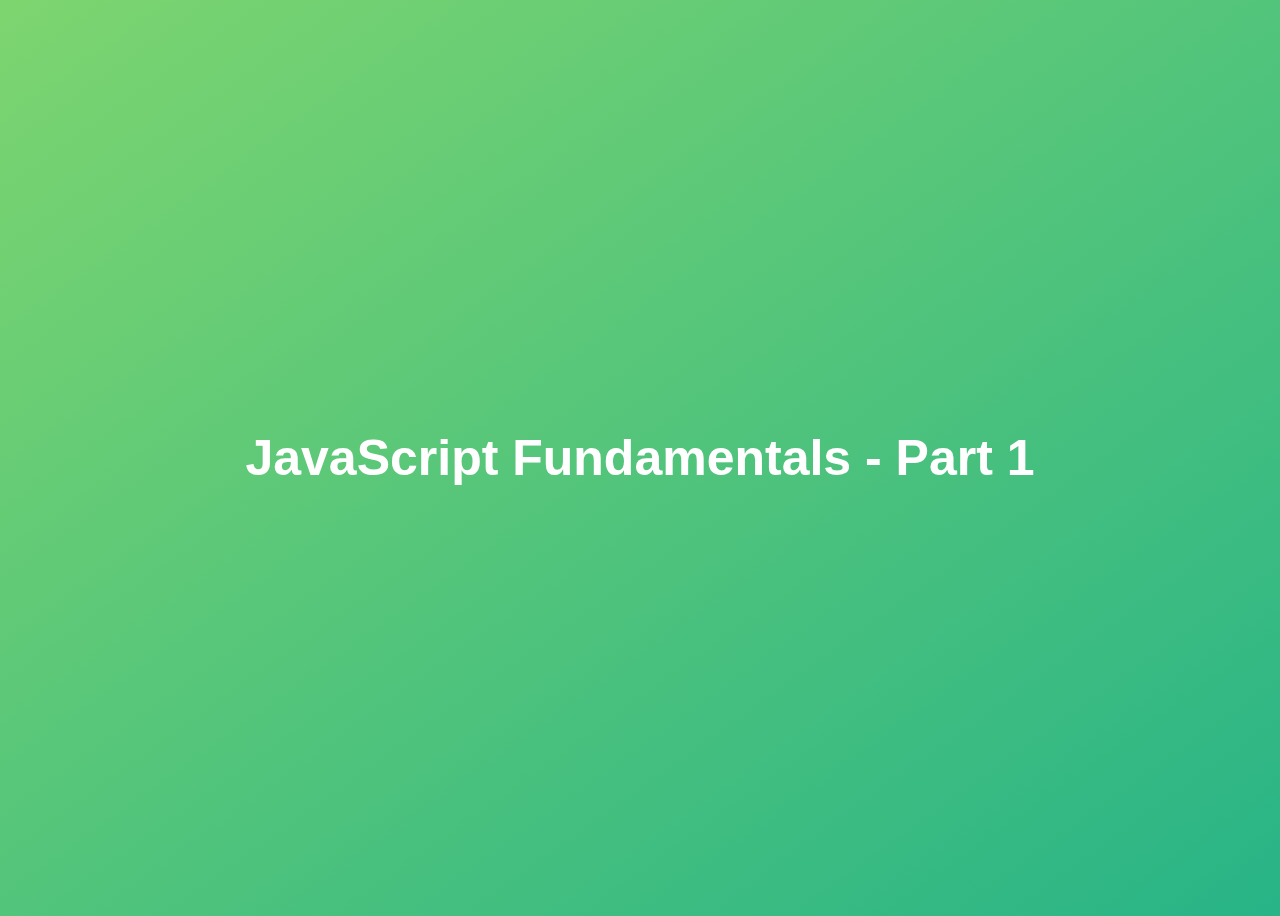
<file: 01-Fundamentals-Part-1/starter/index.html>
<!DOCTYPE html>
<html lang="en">
  <head>
    <meta charset="UTF-8" />
    <meta name="viewport" content="width=device-width, initial-scale=1.0" />
    <meta http-equiv="X-UA-Compatible" content="ie=edge" />
    <title>JavaScript Fundamentals – Part 1</title>
    <style>
      body {
        height: 100vh;
        display: flex;
        align-items: center;
        background: linear-gradient(to top left, #28b487, #7dd56f);
      }
      h1 {
        font-family: sans-serif;
        font-size: 50px;
        line-height: 1.3;
        width: 100%;
        padding: 30px;
        text-align: center;
        color: white;
      }
    </style>
  </head>
  <body>
    <h1>JavaScript Fundamentals - Part 1</h1>
    
    <script src="script.js"></script>
</body>
</html>
</file>
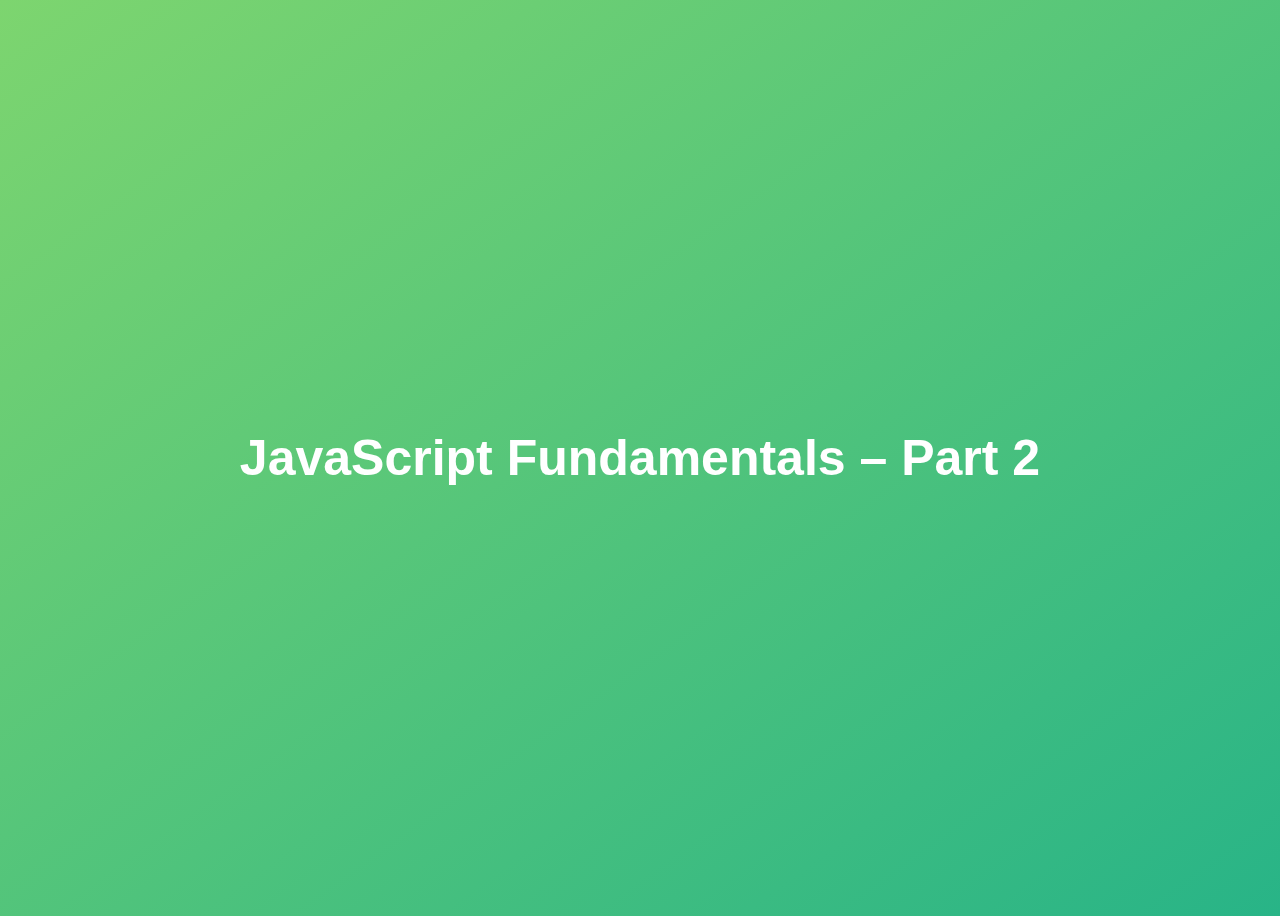
<file: 02-Fundamentals-Part-2/starter/index.html>
<!DOCTYPE html>
<html lang="en">
  <head>
    <meta charset="UTF-8" />
    <meta name="viewport" content="width=device-width, initial-scale=1.0" />
    <meta http-equiv="X-UA-Compatible" content="ie=edge" />
    <title>JavaScript Fundamentals – Part 2</title>
    <style>
      body {
        height: 100vh;
        display: flex;
        align-items: center;
        background: linear-gradient(to top left, #28b487, #7dd56f);
      }
      h1 {
        font-family: sans-serif;
        font-size: 50px;
        line-height: 1.3;
        width: 100%;
        padding: 30px;
        text-align: center;
        color: white;
      }
    </style>
  </head>
  <body>
    <h1>JavaScript Fundamentals – Part 2</h1>
    <script src="script.js"></script>
  </body>
</html>
</file>
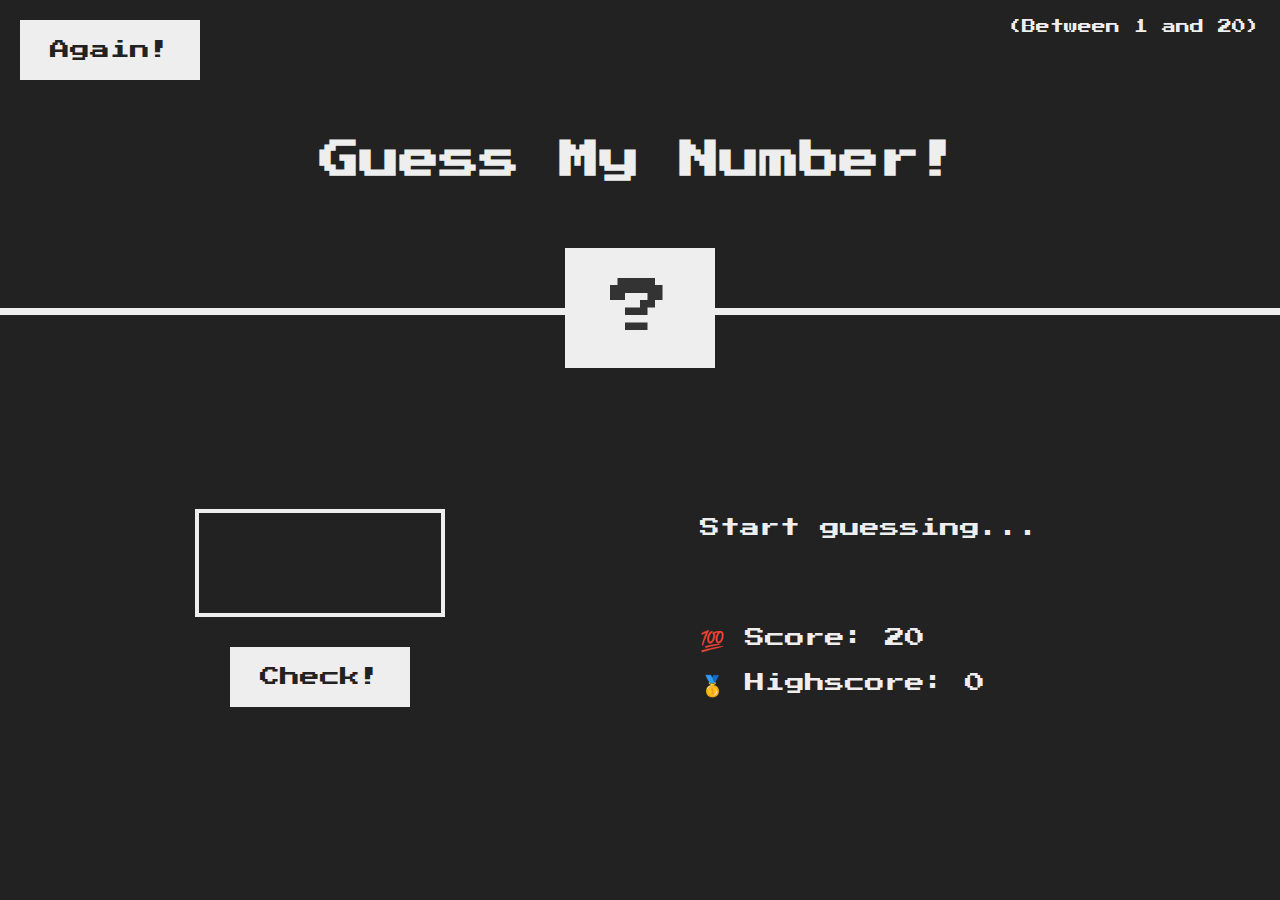
<file: 05-Guess-My-Number/starter/index.html>
<!DOCTYPE html>
<html lang="en">

<head>
    <meta charset="UTF-8" />
    <meta name="viewport" content="width=device-width, initial-scale=1.0" />
    <meta http-equiv="X-UA-Compatible" content="ie=edge" />
    <link rel="stylesheet" href="style.css" />
    <title>Guess My Number!</title>
</head>

<body>
    <header>
        <h1>Guess My Number!</h1>
        <p class="between">(Between 1 and 20)</p>
        <button class="btn again">Again!</button>
        <div class="number">?</div>
    </header>
    <main>
        <section class="left">
            <input type="number" class="guess" />
            <button class="btn check">Check!</button>
        </section>
        <section class="right">
            <p class="message">Start guessing...</p>
            <p class="label-score">💯 Score: <span class="score">20</span></p>
            <p class="label-highscore">
                🥇 Highscore: <span class="highscore">0</span>
            </p>
        </section>
    </main>
    <script src="script.js"></script>
</body>

</html>
</file>
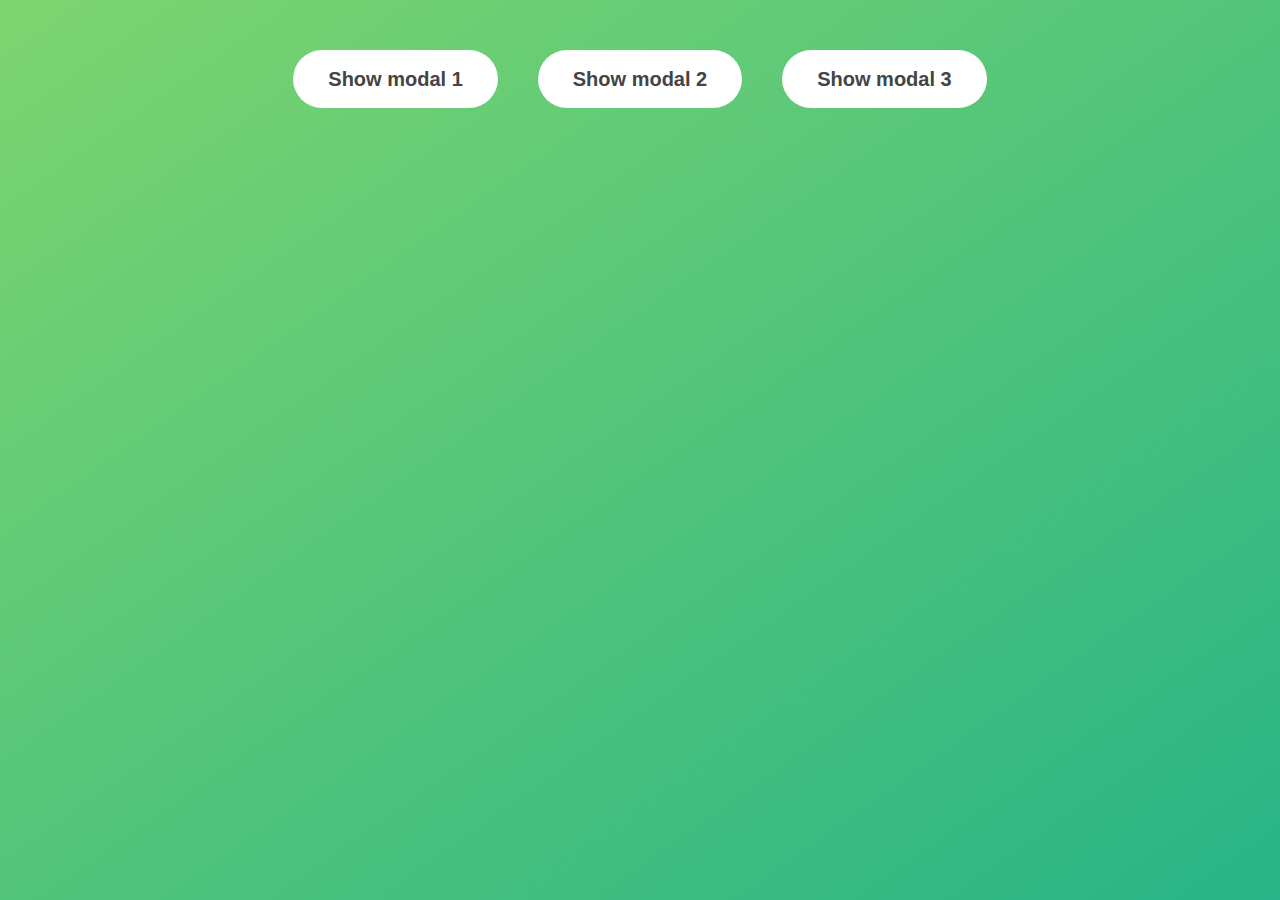
<file: 06-Modal/starter/index.html>
<!DOCTYPE html>
<html lang="en">
  <head>
    <meta charset="UTF-8" />
    <meta name="viewport" content="width=device-width, initial-scale=1.0" />
    <meta http-equiv="X-UA-Compatible" content="ie=edge" />
    <link rel="stylesheet" href="style.css" />
    <title>Modal window</title>
  </head>
  <body>
    <button class="show-modal">Show modal 1</button>
    <button class="show-modal">Show modal 2</button>
    <button class="show-modal">Show modal 3</button>

    <div class="modal hidden">
      <button class="close-modal">&times;</button>
      <h1>I'm a modal window 😍</h1>
      <p>
        Lorem ipsum dolor sit amet, consectetur adipisicing elit, sed do eiusmod
        tempor incididunt ut labore et dolore magna aliqua. Ut enim ad minim
        veniam, quis nostrud exercitation ullamco laboris nisi ut aliquip ex ea
        commodo consequat. Duis aute irure dolor in reprehenderit in voluptate
        velit esse cillum dolore eu fugiat nulla pariatur. Excepteur sint
        occaecat cupidatat non proident, sunt in culpa qui officia deserunt
        mollit anim id est laborum.
      </p>
    </div>
    <div class="overlay hidden"></div>

    <script src="script.js"></script>
  </body>
</html>
</file>
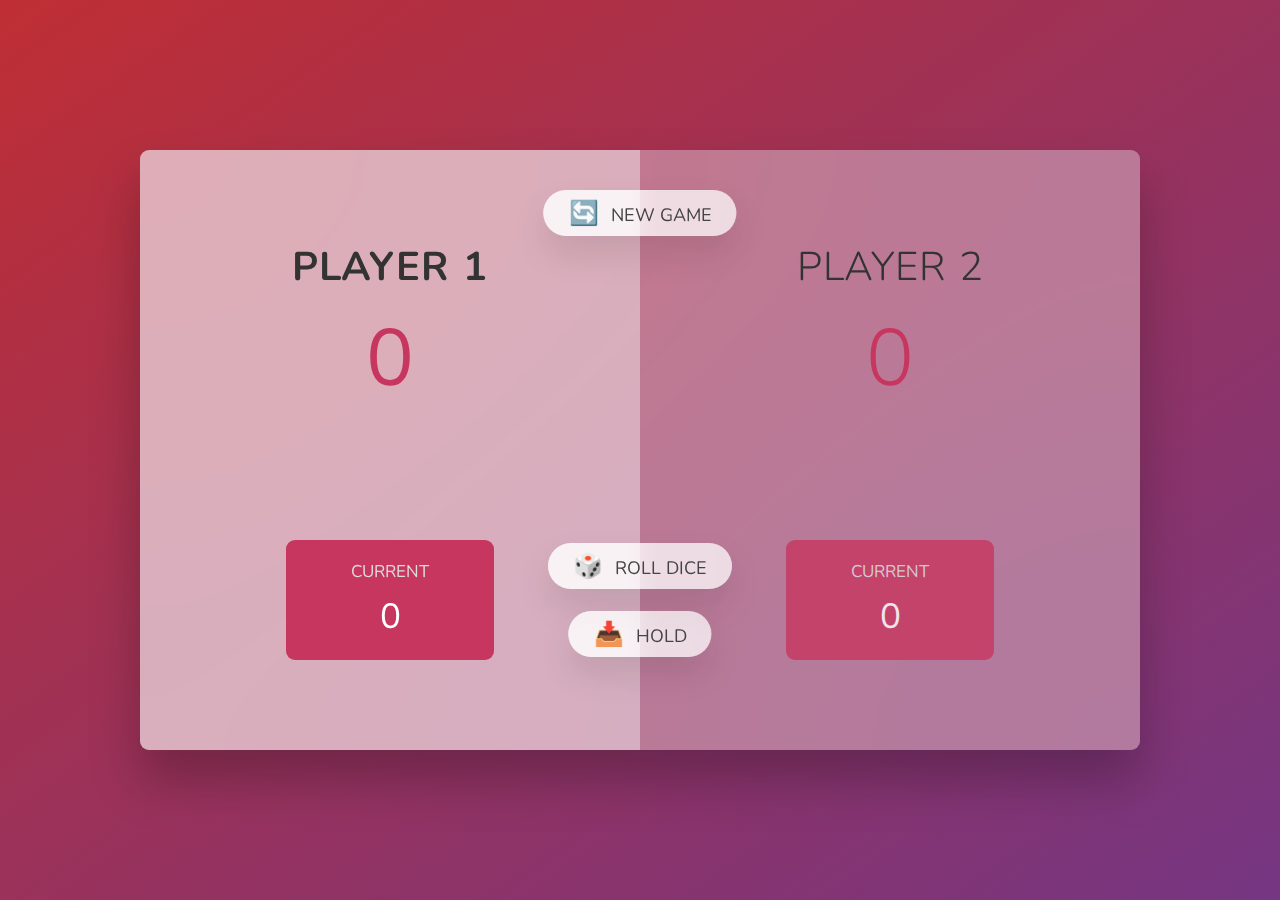
<file: 07-Pig-Game/starter/index.html>
<!DOCTYPE html>
<html lang="en">
  <head>
    <meta charset="UTF-8" />
    <meta name="viewport" content="width=device-width, initial-scale=1.0" />
    <meta http-equiv="X-UA-Compatible" content="ie=edge" />
    <link rel="stylesheet" href="style.css" />
    <title>Pig Game</title>
  </head>
  <body>
    <main>
      <section class="player player--0 player--active">
        <h2 class="name" id="name--0">Player 1</h2>
        <p class="score" id="score--0">43</p>
        <div class="current">
          <p class="current-label">Current</p>
          <p class="current-score" id="current--0">0</p>
        </div>
      </section>
      <section class="player player--1">
        <h2 class="name" id="name--1">Player 2</h2>
        <p class="score" id="score--1">24</p>
        <div class="current">
          <p class="current-label">Current</p>
          <p class="current-score" id="current--1">0</p>
        </div>
      </section>

      <img src="dice-5.png" alt="Playing dice" class="dice" />
      <button class="btn btn--new">🔄 New game</button>
      <button class="btn btn--roll">🎲 Roll dice</button>
      <button class="btn btn--hold">📥 Hold</button>
    </main>
    <script src="script.js"></script>
  </body>
</html>
</file>
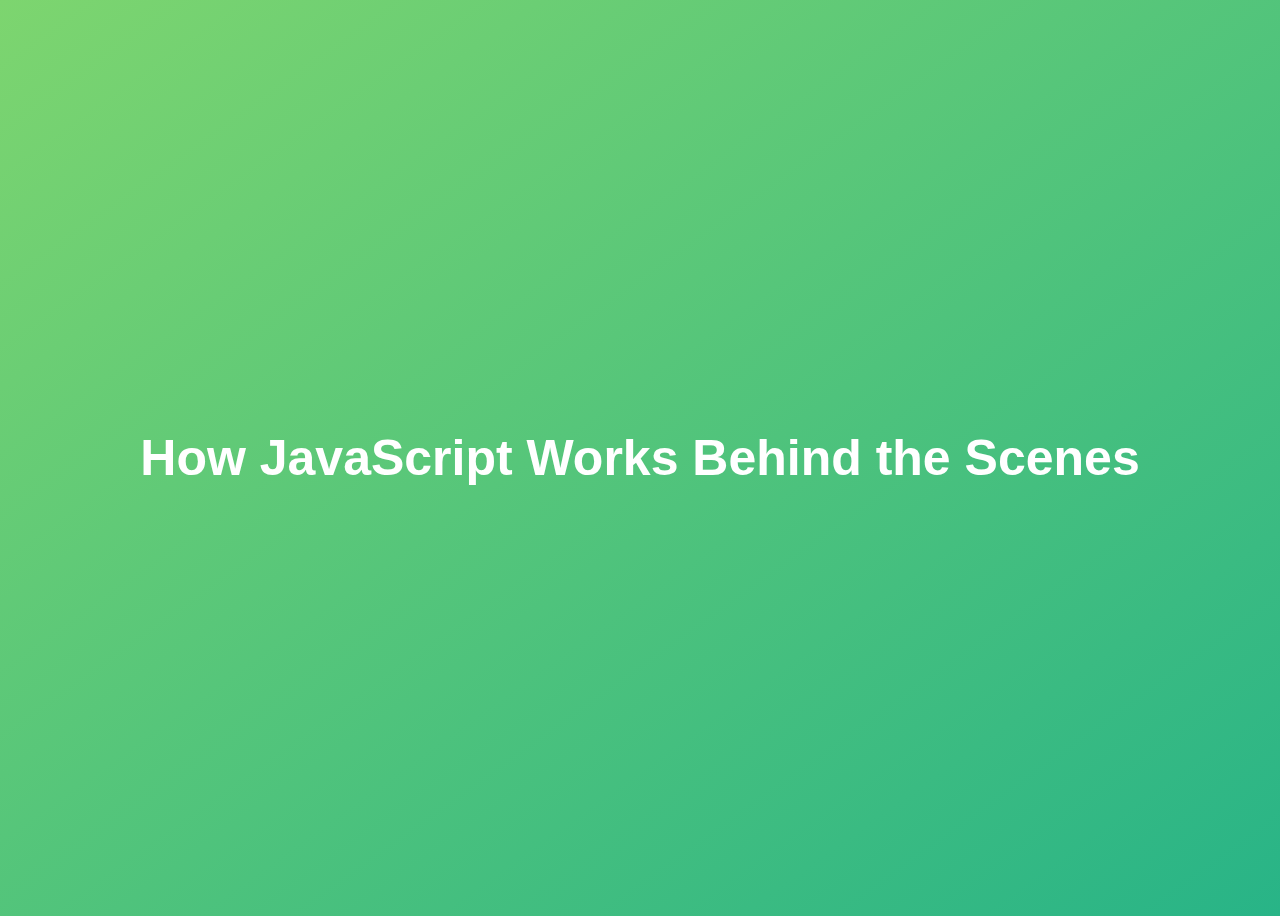
<file: 08-Behind-the-Scenes/starter/index.html>
<!DOCTYPE html>
<html lang="en">
  <head>
    <meta charset="UTF-8" />
    <meta name="viewport" content="width=device-width, initial-scale=1.0" />
    <meta http-equiv="X-UA-Compatible" content="ie=edge" />
    <title>How JavaScript Works Behind the Scenes</title>
    <style>
      body {
        height: 100vh;
        display: flex;
        align-items: center;
        background: linear-gradient(to top left, #28b487, #7dd56f);
      }
      h1 {
        font-family: sans-serif;
        font-size: 50px;
        line-height: 1.3;
        width: 100%;
        padding: 30px;
        text-align: center;
        color: white;
      }
    </style>
  </head>
  <body>
    <h1>How JavaScript Works Behind the Scenes</h1>
    <script src="script.js"></script>
  </body>
</html>
</file>
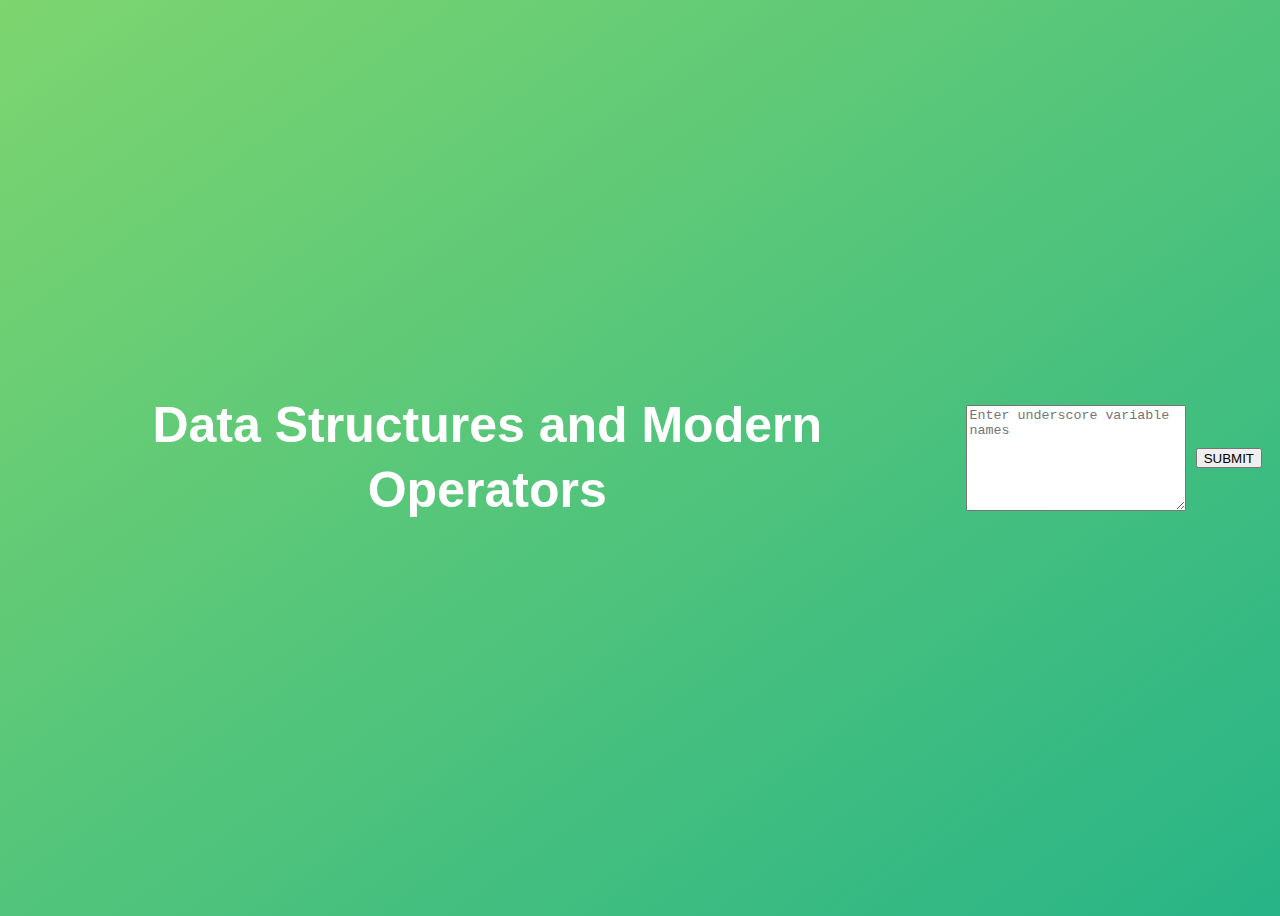
<file: 09-Data-Structures-Operators/starter/index.html>
<!DOCTYPE html>
<html lang="en">
  <head>
    <meta charset="UTF-8" />
    <meta name="viewport" content="width=device-width, initial-scale=1.0" />
    <meta http-equiv="X-UA-Compatible" content="ie=edge" />
    <title>Data Structures and Modern Operators</title>
    <style>
      body {
        height: 100vh;
        display: flex;
        align-items: center;
        background: linear-gradient(to top left, #28b487, #7dd56f);
      }
      h1 {
        font-family: sans-serif;
        font-size: 50px;
        line-height: 1.3;
        width: 100%;
        padding: 30px;
        text-align: center;
        color: white;
      }
      button {
        width: 50px;
        height: 20px;
        margin: 10px;
      }
      textarea {
        width: 300px;
        height: 100px;
      }
    </style>
  </head>
  <body>
    <h1>Data Structures and Modern Operators</h1>
    <script src="script.js"></script>
  </body>
</html>
</file>
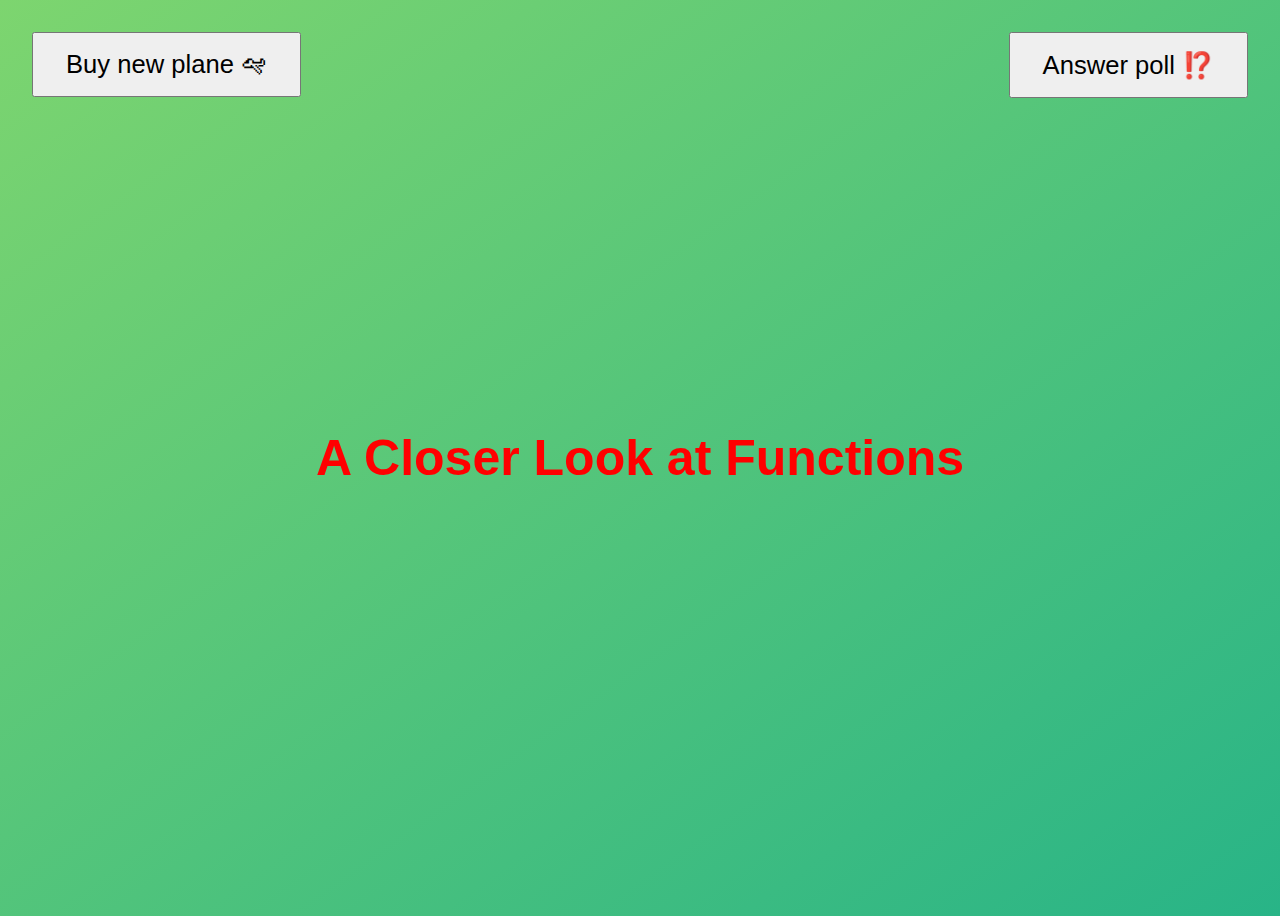
<file: 10-Functions/starter/index.html>
<!DOCTYPE html>
<html lang="en">
  <head>
    <meta charset="UTF-8" />
    <meta name="viewport" content="width=device-width, initial-scale=1.0" />
    <meta http-equiv="X-UA-Compatible" content="ie=edge" />
    <title>A Closer Look at Functions</title>
    <style>
      body {
        height: 100vh;
        display: flex;
        align-items: center;
        background: linear-gradient(to top left, #28b487, #7dd56f);
      }
      h1 {
        font-family: sans-serif;
        font-size: 50px;
        line-height: 1.3;
        width: 100%;
        padding: 30px;
        text-align: center;
        color: white;
      }
      .buy,
      .poll {
        font-size: 1.6rem;
        padding: 1rem 2rem;
        position: absolute;
        top: 2rem;
      }
      .buy {
        left: 2rem;
      }
      .poll {
        right: 2rem;
      }
    </style>
  </head>
  <body>
    <h1>A Closer Look at Functions</h1>
    <button class="buy">Buy new plane 🛩</button>
    <button class="poll">Answer poll ⁉️</button>
    <script src="script.js"></script>
  </body>
</html>
</file>
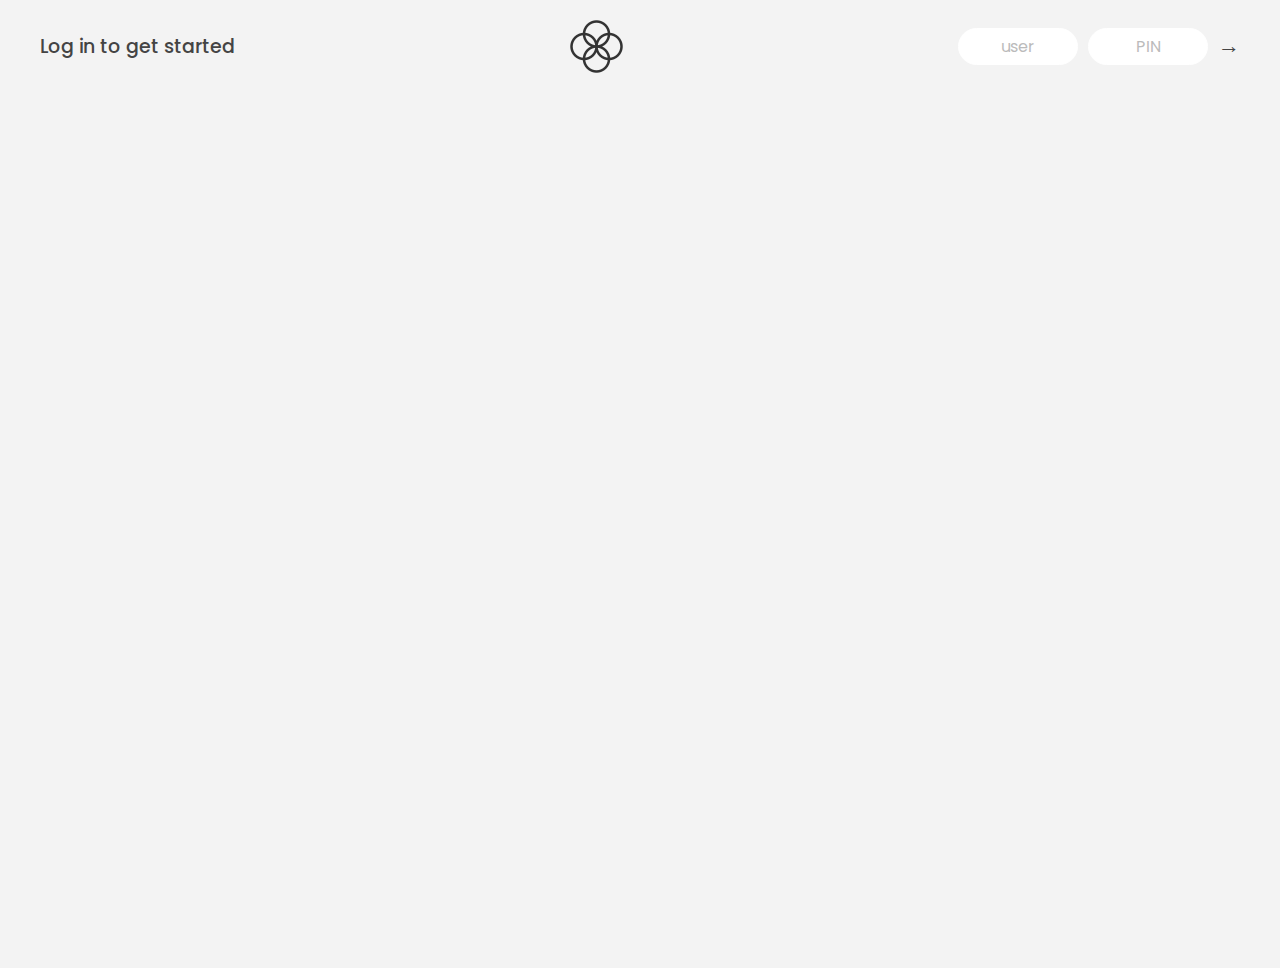
<file: 11-Arrays-Bankist/starter/index.html>
<!DOCTYPE html>
<html lang="en">

<head>
    <meta charset="UTF-8" />
    <meta name="viewport" content="width=device-width, initial-scale=1.0" />
    <meta http-equiv="X-UA-Compatible" content="ie=edge" />
    <link rel="shortcut icon" type="image/png" href="icon.png" />

    <link href="https://fonts.googleapis.com/css?family=Poppins:400,500,600&display=swap" rel="stylesheet" />

    <link rel="stylesheet" href="style.css" />
    <title>Bankist</title>
</head>

<body>
    <!-- TOP NAVIGATION -->
    <nav>
        <p class="welcome">Log in to get started</p>
        <img src="logo.png" alt="Logo" class="logo" />
        <form class="login">
            <input type="text" placeholder="user" class="login__input login__input--user" />
            <!-- In practice, use type="password" -->
            <input type="password" placeholder="PIN" maxlength="4" class="login__input login__input--pin" />
            <button class="login__btn">&rarr;</button>
        </form>
    </nav>

    <main class="app">
        <!-- BALANCE -->
        <div class="balance">
            <div>
                <p class="balance__label">Current balance</p>
                <p class="balance__date">
                    As of <span class="date">05/03/2037</span>
                </p>
            </div>
            <p class="balance__value">0000€</p>
        </div>

        <!-- MOVEMENTS -->
        <div class="movements">
            <div class="movements__row">
                <div class="movements__type movements__type--deposit">2 deposit</div>
                <div class="movements__date">3 days ago</div>
                <div class="movements__value">4000€</div>
            </div>
            <div class="movements__row">
                <div class="movements__type movements__type--withdrawal">
                    1 withdrawal
                </div>
                <div class="movements__date">24/01/2037</div>
                <div class="movements__value">-378€</div>
            </div>
        </div>

        <!-- SUMMARY -->
        <div class="summary">
            <p class="summary__label">In</p>
            <p class="summary__value summary__value--in">0000€</p>
            <p class="summary__label">Out</p>
            <p class="summary__value summary__value--out">0000€</p>
            <p class="summary__label">Interest</p>
            <p class="summary__value summary__value--interest">0000€</p>
            <button class="btn--sort">&downarrow; SORT</button>
        </div>

        <!-- OPERATION: TRANSFERS -->
        <div class="operation operation--transfer">
            <h2>Transfer money</h2>
            <form class="form form--transfer">
                <input type="text" class="form__input form__input--to" />
                <input type="number" class="form__input form__input--amount" />
                <button class="form__btn form__btn--transfer">&rarr;</button>
                <label class="form__label">Transfer to</label>
                <label class="form__label">Amount</label>
            </form>
        </div>

        <!-- OPERATION: LOAN -->
        <div class="operation operation--loan">
            <h2>Request loan</h2>
            <form class="form form--loan">
                <input type="number" class="form__input form__input--loan-amount" />
                <button class="form__btn form__btn--loan">&rarr;</button>
                <label class="form__label form__label--loan">Amount</label>
            </form>
        </div>

        <!-- OPERATION: CLOSE -->
        <div class="operation operation--close">
            <h2>Close account</h2>
            <form class="form form--close">
                <input type="text" class="form__input form__input--user" />
                <input type="password" maxlength="6" class="form__input form__input--pin" />
                <button class="form__btn form__btn--close">&rarr;</button>
                <label class="form__label">Confirm user</label>
                <label class="form__label">Confirm PIN</label>
            </form>
        </div>

        <!-- LOGOUT TIMER -->
        <p class="logout-timer">
            You will be logged out in <span class="timer">05:00</span>
        </p>
    </main>

    <!-- <footer>
      &copy; by Jonas Schmedtmann. Don't claim as your own :)
    </footer> -->

    <script src="script.js"></script>
</body>

</html>
</file>
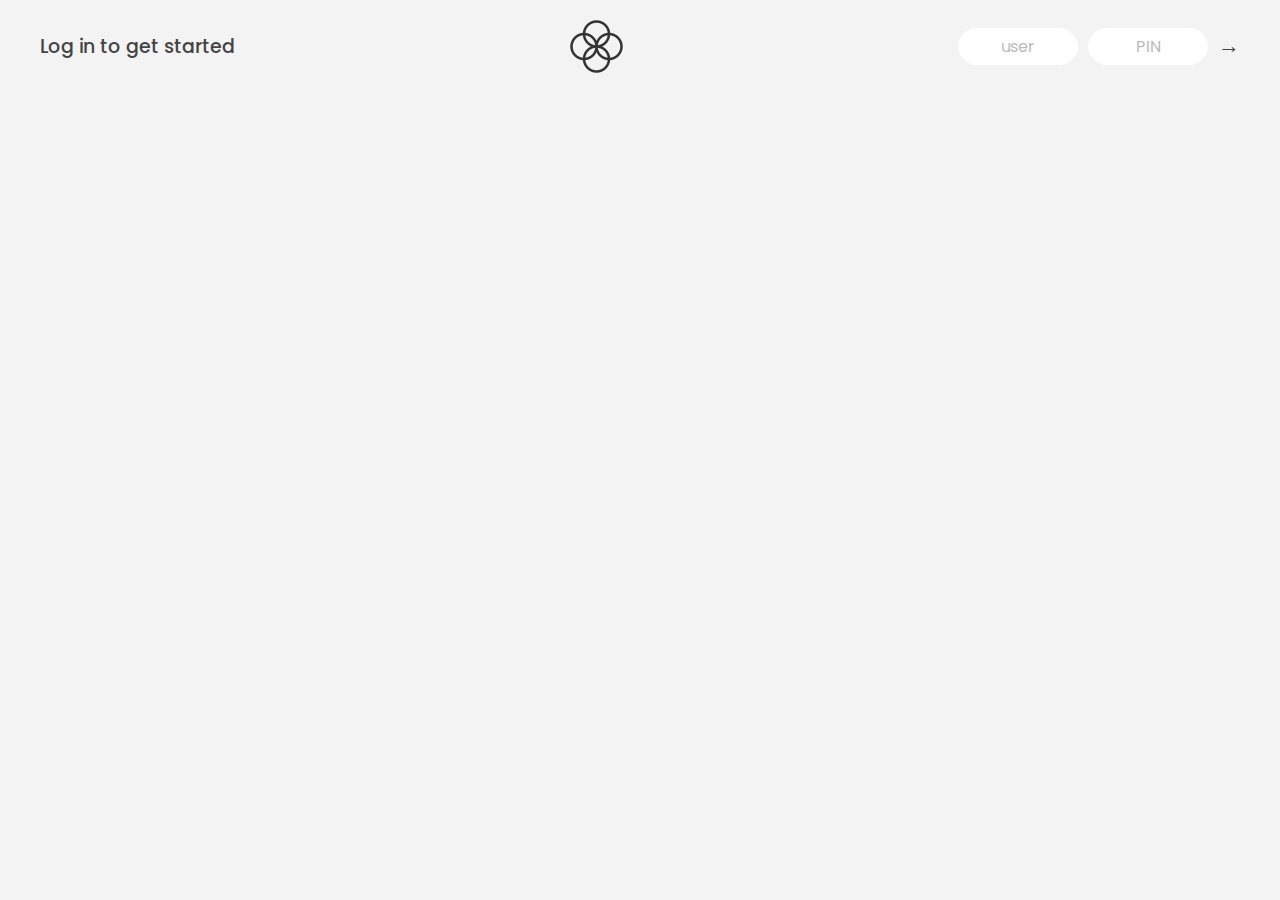
<file: 12-Numbers-Dates-Timers-Bankist/starter/index.html>
<!DOCTYPE html>
<html lang="en">
  <head>
    <meta charset="UTF-8" />
    <meta name="viewport" content="width=device-width, initial-scale=1.0" />
    <meta http-equiv="X-UA-Compatible" content="ie=edge" />
    <link rel="shortcut icon" type="image/png" href="/icon.png" />

    <link
      href="https://fonts.googleapis.com/css?family=Poppins:400,500,600&display=swap"
      rel="stylesheet"
    />

    <link rel="stylesheet" href="style.css" />
    <title>Bankist</title>
  </head>
  <body>
    <!-- TOP NAVIGATION -->
    <nav>
      <p class="welcome">Log in to get started</p>
      <img src="logo.png" alt="Logo" class="logo" />
      <form class="login">
        <input
          type="text"
          placeholder="user"
          class="login__input login__input--user"
        />
        <!-- In practice, use type="password" -->
        <input
          type="password"
          placeholder="PIN"
          maxlength="4"
          class="login__input login__input--pin"
        />
        <button class="login__btn">&rarr;</button>
      </form>
    </nav>

    <main class="app">
      <!-- BALANCE -->
      <div class="balance">
        <div>
          <p class="balance__label">Current balance</p>
          <p class="balance__date">
            As of <span class="date">05/03/2037</span>
          </p>
        </div>
        <p class="balance__value">0000€</p>
      </div>

      <!-- MOVEMENTS -->
      <div class="movements">
        <div class="movements__row">
          <div class="movements__type movements__type--deposit">2 deposit</div>
          <div class="movements__date">3 days ago</div>
          <div class="movements__value">4 000€</div>
        </div>
        <div class="movements__row">
          <div class="movements__type movements__type--withdrawal">
            1 withdrawal
          </div>
          <div class="movements__date">24/01/2037</div>
          <div class="movements__value">-378€</div>
        </div>
      </div>

      <!-- SUMMARY -->
      <div class="summary">
        <p class="summary__label">In</p>
        <p class="summary__value summary__value--in">0000€</p>
        <p class="summary__label">Out</p>
        <p class="summary__value summary__value--out">0000€</p>
        <p class="summary__label">Interest</p>
        <p class="summary__value summary__value--interest">0000€</p>
        <button class="btn--sort">&downarrow; SORT</button>
      </div>

      <!-- OPERATION: TRANSFERS -->
      <div class="operation operation--transfer">
        <h2>Transfer money</h2>
        <form class="form form--transfer">
          <input type="text" class="form__input form__input--to" />
          <input type="number" class="form__input form__input--amount" />
          <button class="form__btn form__btn--transfer">&rarr;</button>
          <label class="form__label">Transfer to</label>
          <label class="form__label">Amount</label>
        </form>
      </div>

      <!-- OPERATION: LOAN -->
      <div class="operation operation--loan">
        <h2>Request loan</h2>
        <form class="form form--loan">
          <input type="number" class="form__input form__input--loan-amount" />
          <button class="form__btn form__btn--loan">&rarr;</button>
          <label class="form__label form__label--loan">Amount</label>
        </form>
      </div>

      <!-- OPERATION: CLOSE -->
      <div class="operation operation--close">
        <h2>Close account</h2>
        <form class="form form--close">
          <input type="text" class="form__input form__input--user" />
          <input
            type="password"
            maxlength="6"
            class="form__input form__input--pin"
          />
          <button class="form__btn form__btn--close">&rarr;</button>
          <label class="form__label">Confirm user</label>
          <label class="form__label">Confirm PIN</label>
        </form>
      </div>

      <!-- LOGOUT TIMER -->
      <p class="logout-timer">
        You will be logged out in <span class="timer">05:00</span>
      </p>
    </main>

    <!-- <footer>
      &copy; by Jonas Schmedtmann. Don't claim as your own :)
    </footer> -->

    <script src="script.js"></script>
  </body>
</html>
</file>
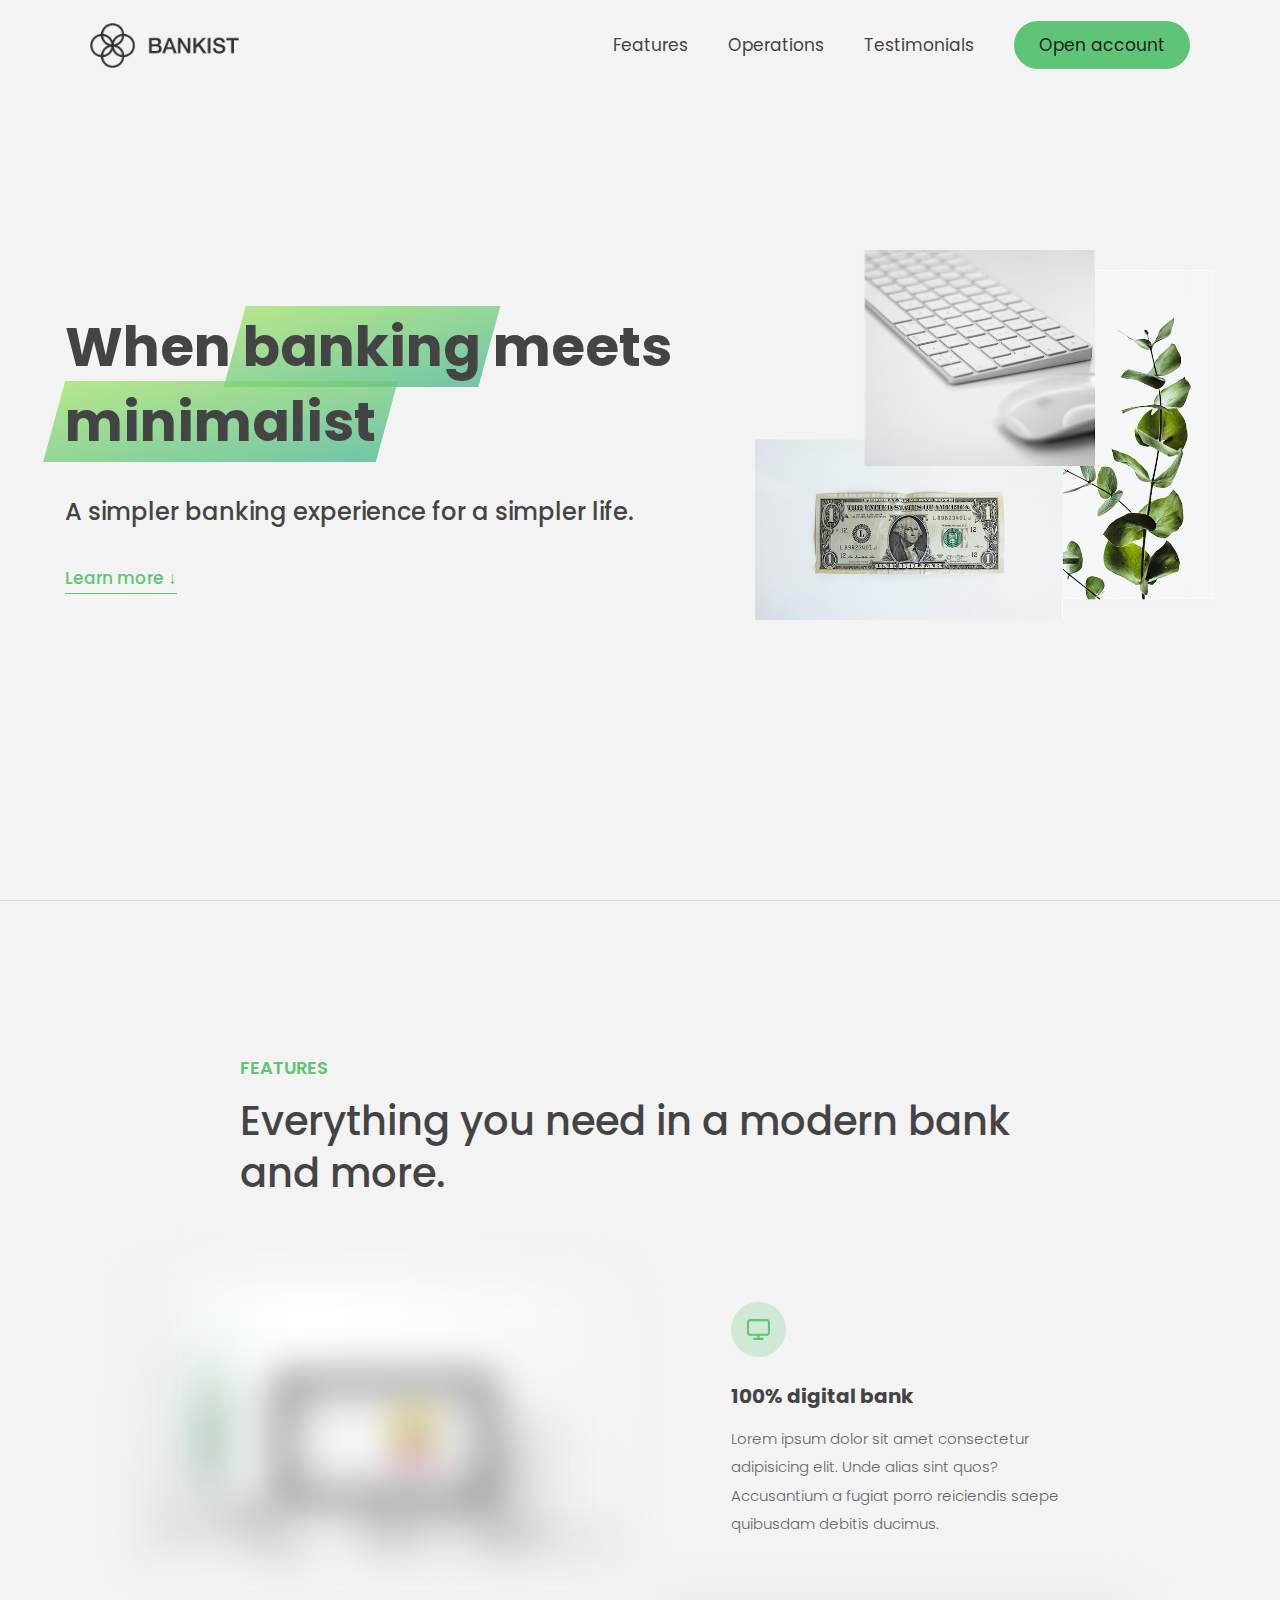
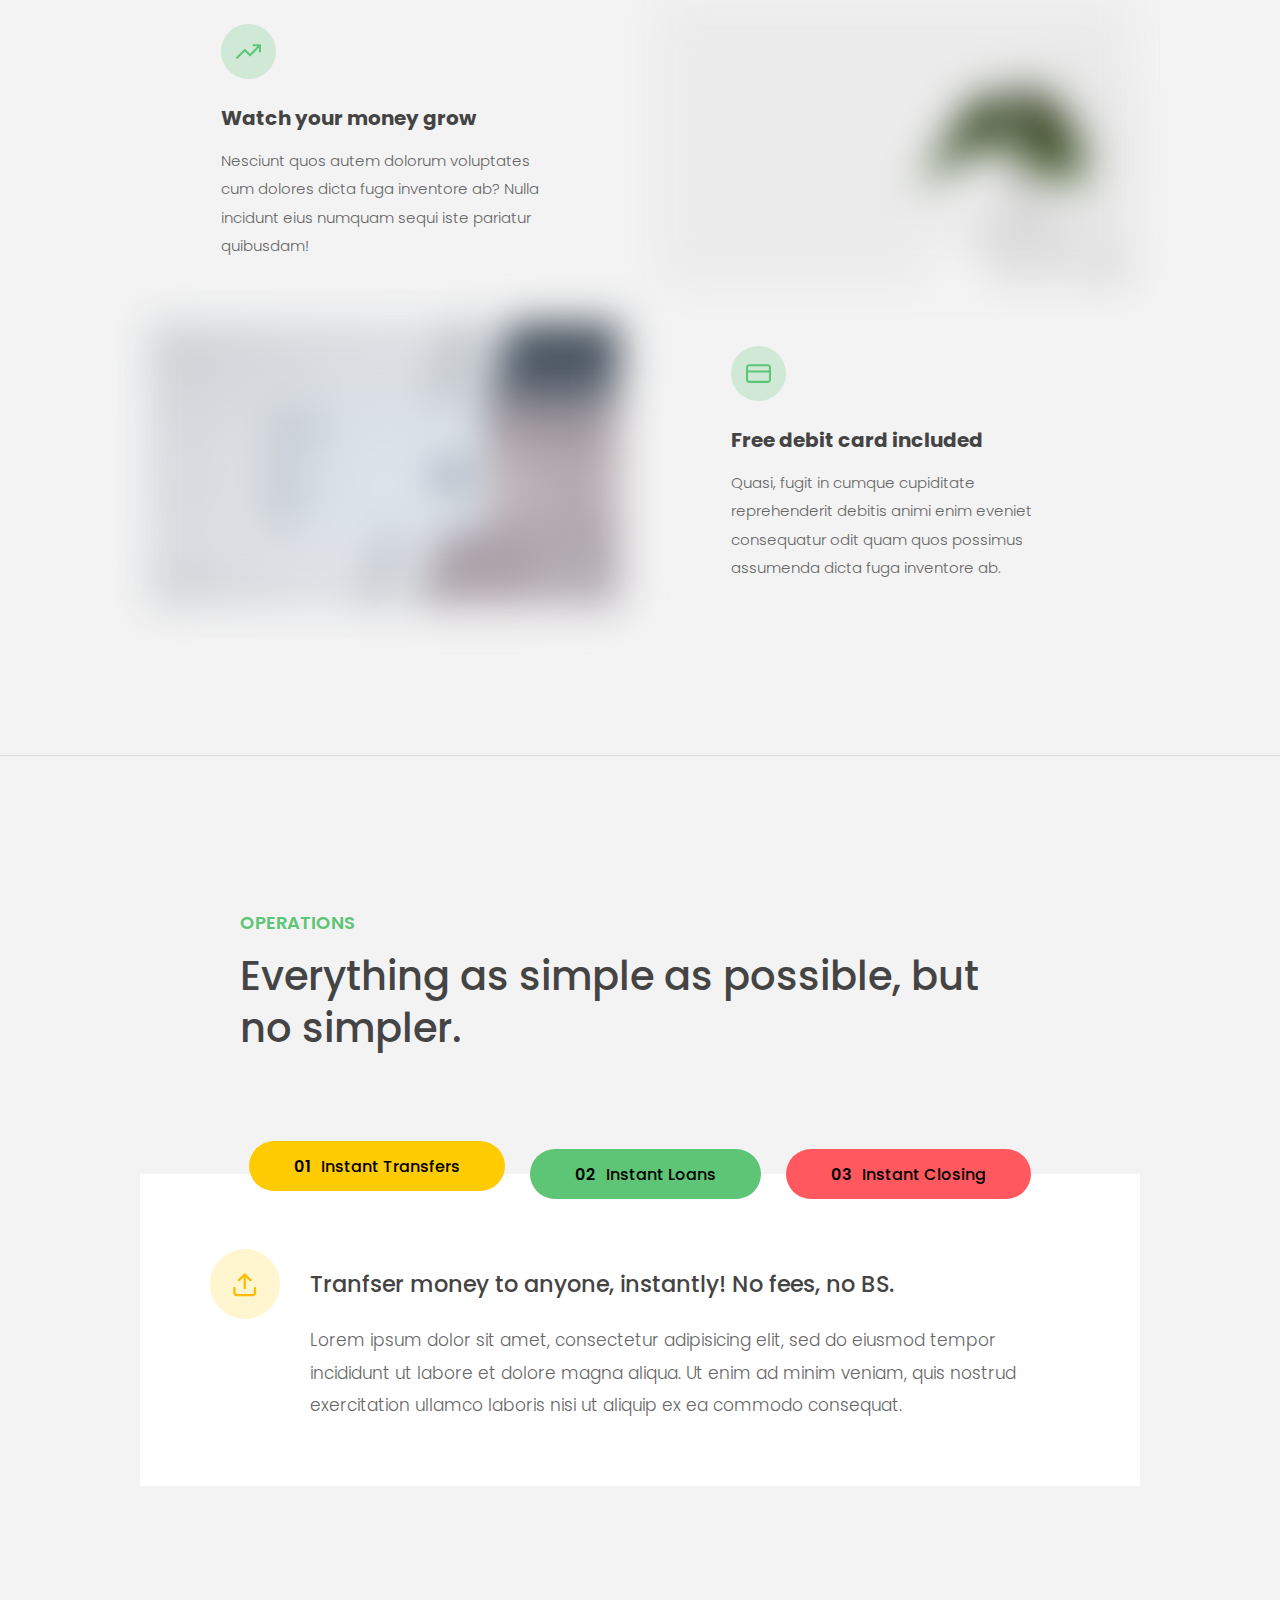
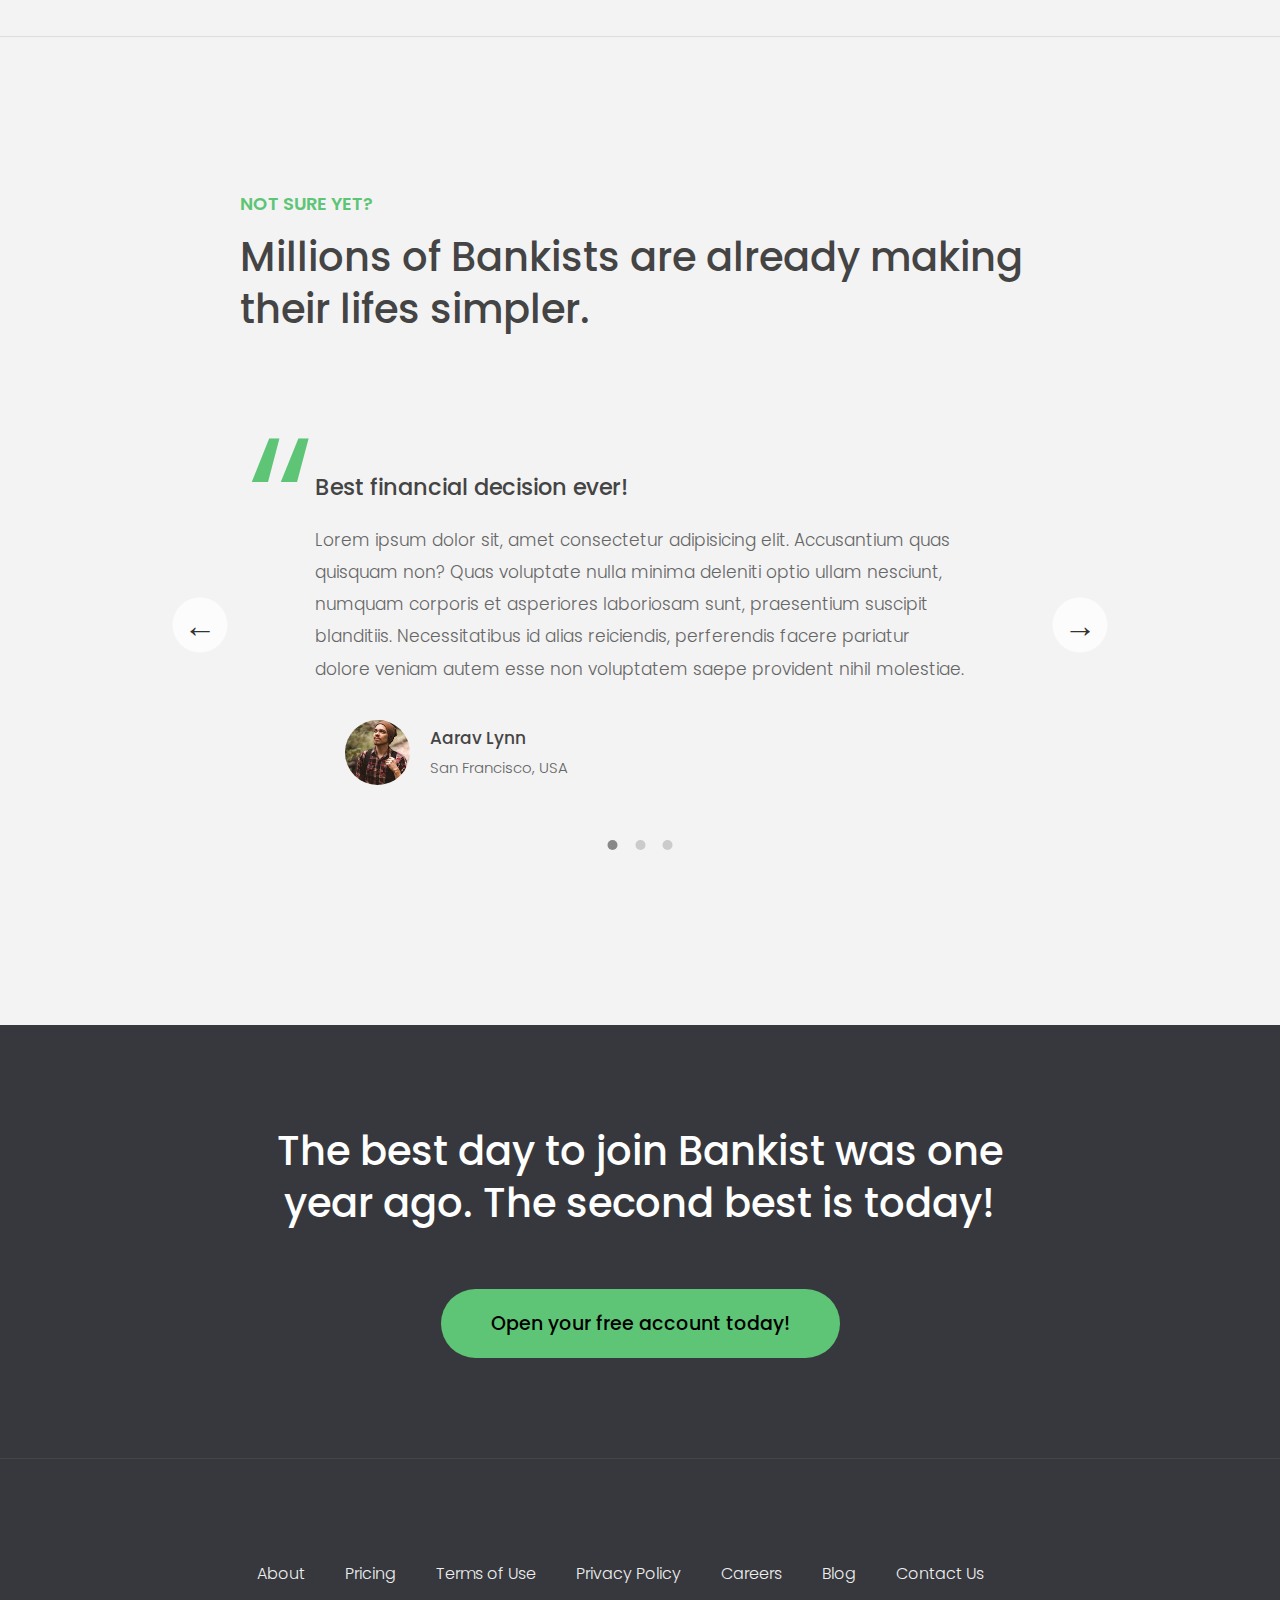
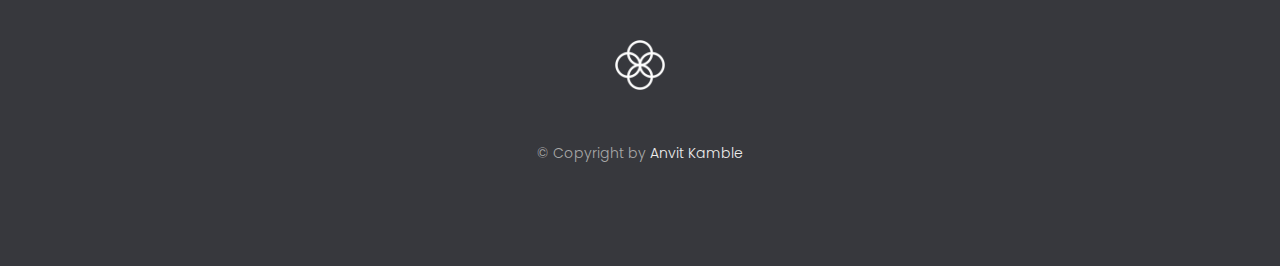
<file: 13-Advanced-DOM-Bankist/starter/index.html>
<!DOCTYPE html>
<html lang="en">

<head>
    <meta charset="UTF-8" />
    <meta name="viewport" content="width=device-width, initial-scale=1.0" />
    <meta http-equiv="X-UA-Compatible" content="ie=edge" />
    <link rel="shortcut icon" type="image/png" href="img/icon.png" />

    <link href="https://fonts.googleapis.com/css?family=Poppins:300,400,500,600&display=swap" rel="stylesheet" />
    <link rel="stylesheet" href="style.css" />
    <title>Bankist | When Banking meets Minimalist</title>

    <script defer src="script.js"></script>
</head>

<body>
    <header class="header">
        <nav class="nav">
            <img src="img/logo.png" alt="Bankist logo" class="nav__logo" id="logo" designer="anvit"
                data-version-number="3.0" />
            <ul class="nav__links">
                <li class="nav__item">
                    <a class="nav__link" href="#section--1">Features</a>
                </li>
                <li class="nav__item">
                    <a class="nav__link" href="#section--2">Operations</a>
                </li>
                <li class="nav__item">
                    <a class="nav__link" href="#section--3">Testimonials</a>
                </li>
                <li class="nav__item">
                    <a class="nav__link nav__link--btn btn--show-modal" href="#">Open account</a>
                </li>
            </ul>
        </nav>

        <div class="header__title">
            <!-- <h1 onclick="alert('HTML alert)">> -->
            <h1>
                When
                <!-- Green highlight effect -->
                <span class="highlight">banking</span>
                meets<br />
                <span class="highlight">minimalist</span>
            </h1>
            <h4>A simpler banking experience for a simpler life.</h4>
            <button class="btn--text btn--scroll-to">Learn more &DownArrow;</button>
            <img src="img/hero.png" class="header__img" alt="Minimalist bank items" />
        </div>
    </header>

    <section class="section" id="section--1">
        <div class="section__title">
            <h2 class="section__description">Features</h2>
            <h3 class="section__header">
                Everything you need in a modern bank and more.
            </h3>
        </div>

        <div class="features">
            <img src="img/digital-lazy.jpg" data-src="img/digital.jpg" alt="Computer" class="features__img lazy-img" />
            <div class="features__feature">
                <div class="features__icon">
                    <svg>
                        <use xlink:href="img/icons.svg#icon-monitor"></use>
                    </svg>
                </div>
                <h5 class="features__header">100% digital bank</h5>
                <p>
                    Lorem ipsum dolor sit amet consectetur adipisicing elit. Unde alias
                    sint quos? Accusantium a fugiat porro reiciendis saepe quibusdam
                    debitis ducimus.
                </p>
            </div>

            <div class="features__feature">
                <div class="features__icon">
                    <svg>
                        <use xlink:href="img/icons.svg#icon-trending-up"></use>
                    </svg>
                </div>
                <h5 class="features__header">Watch your money grow</h5>
                <p>
                    Nesciunt quos autem dolorum voluptates cum dolores dicta fuga
                    inventore ab? Nulla incidunt eius numquam sequi iste pariatur
                    quibusdam!
                </p>
            </div>
            <img src="img/grow-lazy.jpg" data-src="img/grow.jpg" alt="Plant" class="features__img lazy-img" />

            <img src="img/card-lazy.jpg" data-src="img/card.jpg" alt="Credit card" class="features__img lazy-img" />
            <div class="features__feature">
                <div class="features__icon">
                    <svg>
                        <use xlink:href="img/icons.svg#icon-credit-card"></use>
                    </svg>
                </div>
                <h5 class="features__header">Free debit card included</h5>
                <p>
                    Quasi, fugit in cumque cupiditate reprehenderit debitis animi enim
                    eveniet consequatur odit quam quos possimus assumenda dicta fuga
                    inventore ab.
                </p>
            </div>
        </div>
    </section>

    <section class="section" id="section--2">
        <div class="section__title">
            <h2 class="section__description">Operations</h2>
            <h3 class="section__header">
                Everything as simple as possible, but no simpler.
            </h3>
        </div>

        <div class="operations">
            <div class="operations__tab-container">
                <button class="btn operations__tab operations__tab--1 operations__tab--active" data-tab="1">
                    <span>01</span>Instant Transfers
                </button>
                <button class="btn operations__tab operations__tab--2" data-tab="2">
                    <span>02</span>Instant Loans
                </button>
                <button class="btn operations__tab operations__tab--3" data-tab="3">
                    <span>03</span>Instant Closing
                </button>
            </div>
            <div class="operations__content operations__content--1 operations__content--active">
                <div class="operations__icon operations__icon--1">
                    <svg>
                        <use xlink:href="img/icons.svg#icon-upload"></use>
                    </svg>
                </div>
                <h5 class="operations__header">
                    Tranfser money to anyone, instantly! No fees, no BS.
                </h5>
                <p>
                    Lorem ipsum dolor sit amet, consectetur adipisicing elit, sed do
                    eiusmod tempor incididunt ut labore et dolore magna aliqua. Ut enim
                    ad minim veniam, quis nostrud exercitation ullamco laboris nisi ut
                    aliquip ex ea commodo consequat.
                </p>
            </div>

            <div class="operations__content operations__content--2">
                <div class="operations__icon operations__icon--2">
                    <svg>
                        <use xlink:href="img/icons.svg#icon-home"></use>
                    </svg>
                </div>
                <h5 class="operations__header">
                    Buy a home or make your dreams come true, with instant loans.
                </h5>
                <p>
                    Duis aute irure dolor in reprehenderit in voluptate velit esse
                    cillum dolore eu fugiat nulla pariatur. Excepteur sint occaecat
                    cupidatat non proident, sunt in culpa qui officia deserunt mollit
                    anim id est laborum.
                </p>
            </div>
            <div class="operations__content operations__content--3">
                <div class="operations__icon operations__icon--3">
                    <svg>
                        <use xlink:href="img/icons.svg#icon-user-x"></use>
                    </svg>
                </div>
                <h5 class="operations__header">
                    No longer need your account? No problem! Close it instantly.
                </h5>
                <p>
                    Excepteur sint occaecat cupidatat non proident, sunt in culpa qui
                    officia deserunt mollit anim id est laborum. Ut enim ad minim
                    veniam, quis nostrud exercitation ullamco laboris nisi ut aliquip ex
                    ea commodo consequat.
                </p>
            </div>
        </div>
    </section>

    <section class="section" id="section--3">
        <div class="section__title section__title--testimonials">
            <h2 class="section__description">Not sure yet?</h2>
            <h3 class="section__header">
                Millions of Bankists are already making their lifes simpler.
            </h3>
        </div>

        <div class="slider">
            <div class="slide slide--1">
                <div class="testimonial">
                    <h5 class="testimonial__header">Best financial decision ever!</h5>
                    <blockquote class="testimonial__text">
                        Lorem ipsum dolor sit, amet consectetur adipisicing elit.
                        Accusantium quas quisquam non? Quas voluptate nulla minima
                        deleniti optio ullam nesciunt, numquam corporis et asperiores
                        laboriosam sunt, praesentium suscipit blanditiis. Necessitatibus
                        id alias reiciendis, perferendis facere pariatur dolore veniam
                        autem esse non voluptatem saepe provident nihil molestiae.
                    </blockquote>
                    <address class="testimonial__author">
                        <img src="img/user-1.jpg" alt="" class="testimonial__photo" />
                        <h6 class="testimonial__name">Aarav Lynn</h6>
                        <p class="testimonial__location">San Francisco, USA</p>
                    </address>
                </div>
            </div>

            <div class="slide slide--2">
                <div class="testimonial">
                    <h5 class="testimonial__header">
                        The last step to becoming a complete minimalist
                    </h5>
                    <blockquote class="testimonial__text">
                        Quisquam itaque deserunt ullam, quia ea repellendus provident,
                        ducimus neque ipsam modi voluptatibus doloremque, corrupti
                        laborum. Incidunt numquam perferendis veritatis neque repellendus.
                        Lorem, ipsum dolor sit amet consectetur adipisicing elit. Illo
                        deserunt exercitationem deleniti.
                    </blockquote>
                    <address class="testimonial__author">
                        <img src="img/user-2.jpg" alt="" class="testimonial__photo" />
                        <h6 class="testimonial__name">Miyah Miles</h6>
                        <p class="testimonial__location">London, UK</p>
                    </address>
                </div>
            </div>

            <div class="slide slide--3">
                <div class="testimonial">
                    <h5 class="testimonial__header">
                        Finally free from old-school banks
                    </h5>
                    <blockquote class="testimonial__text">
                        Debitis, nihil sit minus suscipit magni aperiam vel tenetur
                        incidunt commodi architecto numquam omnis nulla autem,
                        necessitatibus blanditiis modi similique quidem. Odio aliquam
                        culpa dicta beatae quod maiores ipsa minus consequatur error sunt,
                        deleniti saepe aliquid quos inventore sequi. Necessitatibus id
                        alias reiciendis, perferendis facere.
                    </blockquote>
                    <address class="testimonial__author">
                        <img src="img/user-3.jpg" alt="" class="testimonial__photo" />
                        <h6 class="testimonial__name">Francisco Gomes</h6>
                        <p class="testimonial__location">Lisbon, Portugal</p>
                    </address>
                </div>
            </div>

            <!-- <div class="slide"><img src="img/img-1.jpg" alt="Photo 1" /></div>
            <div class="slide"><img src="img/img-2.jpg" alt="Photo 2" /></div>
            <div class="slide"><img src="img/img-3.jpg" alt="Photo 3" /></div>
            <div class="slide"><img src="img/img-4.jpg" alt="Photo 4" /></div> -->
            <button class="slider__btn slider__btn--left">&larr;</button>
            <button class="slider__btn slider__btn--right">&rarr;</button>
            <div class="dots"></div>
        </div>
    </section>

    <section class="section section--sign-up">
        <div class="section__title">
            <h3 class="section__header">
                The best day to join Bankist was one year ago. The second best is
                today!
            </h3>
        </div>
        <button class="btn btn--show-modal">Open your free account today!</button>
    </section>

    <footer class="footer">
        <ul class="footer__nav">
            <li class="footer__item">
                <a class="footer__link" href="#">About</a>
            </li>
            <li class="footer__item">
                <a class="footer__link" href="#">Pricing</a>
            </li>
            <li class="footer__item">
                <a class="footer__link" href="#">Terms of Use</a>
            </li>
            <li class="footer__item">
                <a class="footer__link" href="#">Privacy Policy</a>
            </li>
            <li class="footer__item">
                <a class="footer__link" href="#">Careers</a>
            </li>
            <li class="footer__item">
                <a class="footer__link" href="#">Blog</a>
            </li>
            <li class="footer__item">
                <a class="footer__link" href="#">Contact Us</a>
            </li>
        </ul>
        <img src="img/icon.png" alt="Logo" class="footer__logo" />
        <p class="footer__copyright">
            &copy; Copyright by
            <a class="footer__link twitter-link" target="_blank" href="#">Anvit Kamble</a>
        </p>
    </footer>

    <div class="modal hidden">
        <button class="btn--close-modal">&times;</button>
        <h2 class="modal__header">
            Open your bank account <br />
            in just <span class="highlight">5 minutes</span>
        </h2>
        <form class="modal__form">
            <label>First Name</label>
            <input type="text" />
            <label>Last Name</label>
            <input type="text" />
            <label>Email Address</label>
            <input type="email" />
            <button class="btn">Next step &rarr;</button>
        </form>
    </div>
    <div class="overlay hidden"></div>

    <!-- <script src="script.js"></script> -->
</body>

</html>
</file>
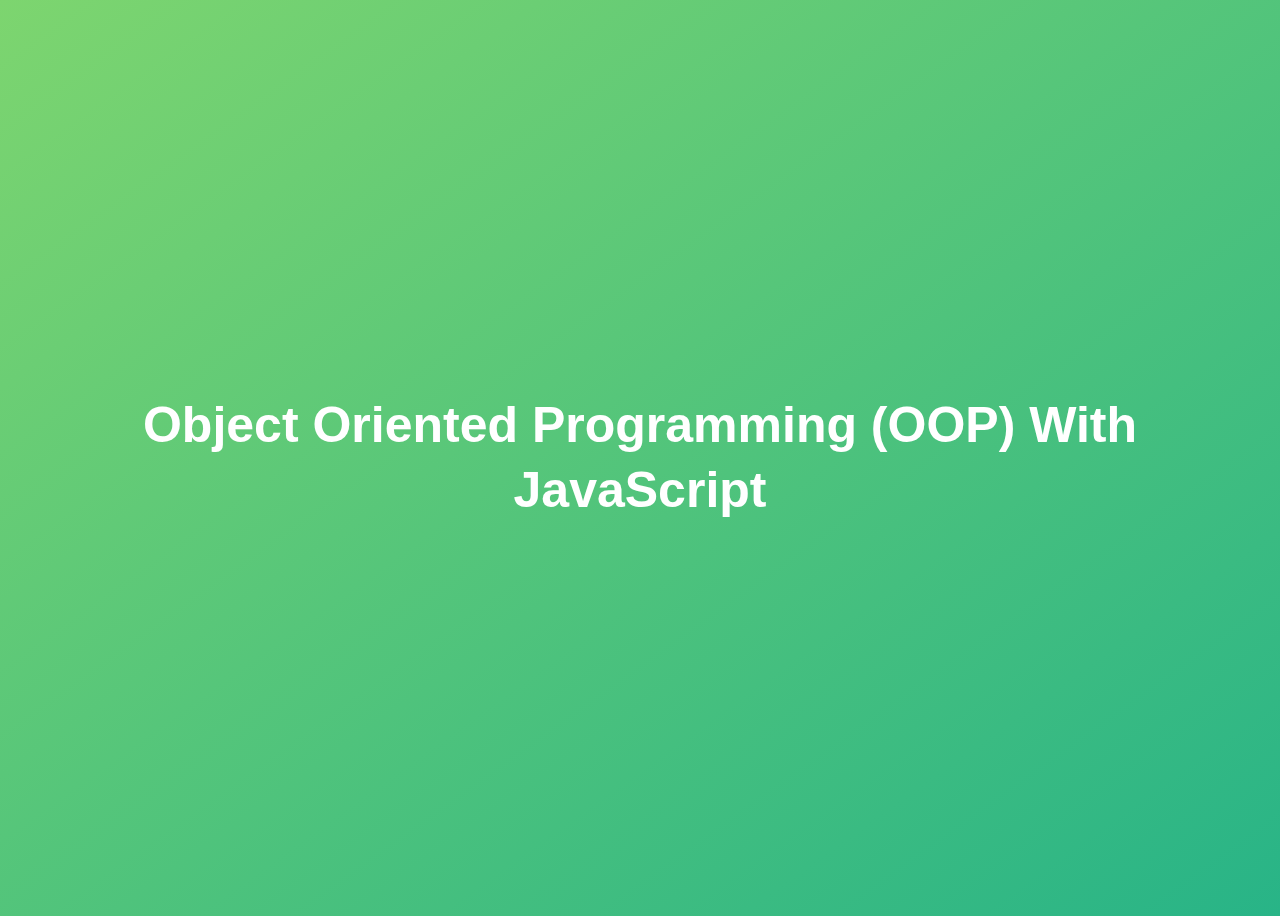
<file: 14-OOP/starter/index.html>
<!DOCTYPE html>
<html lang="en">
  <head>
    <meta charset="UTF-8" />
    <meta name="viewport" content="width=device-width, initial-scale=1.0" />
    <meta http-equiv="X-UA-Compatible" content="ie=edge" />
    <title>Object Oriented Programming (OOP) With JavaScript</title>
    <style>
      body {
        height: 100vh;
        display: flex;
        align-items: center;
        background: linear-gradient(to top left, #28b487, #7dd56f);
      }
      h1 {
        font-family: sans-serif;
        font-size: 50px;
        line-height: 1.3;
        width: 100%;
        padding: 30px;
        text-align: center;
        color: white;
      }
    </style>
    <script defer src="script.js"></script>
  </head>
  <body>
    <h1>Object Oriented Programming (OOP) With JavaScript</h1>
  </body>
</html>
</file>
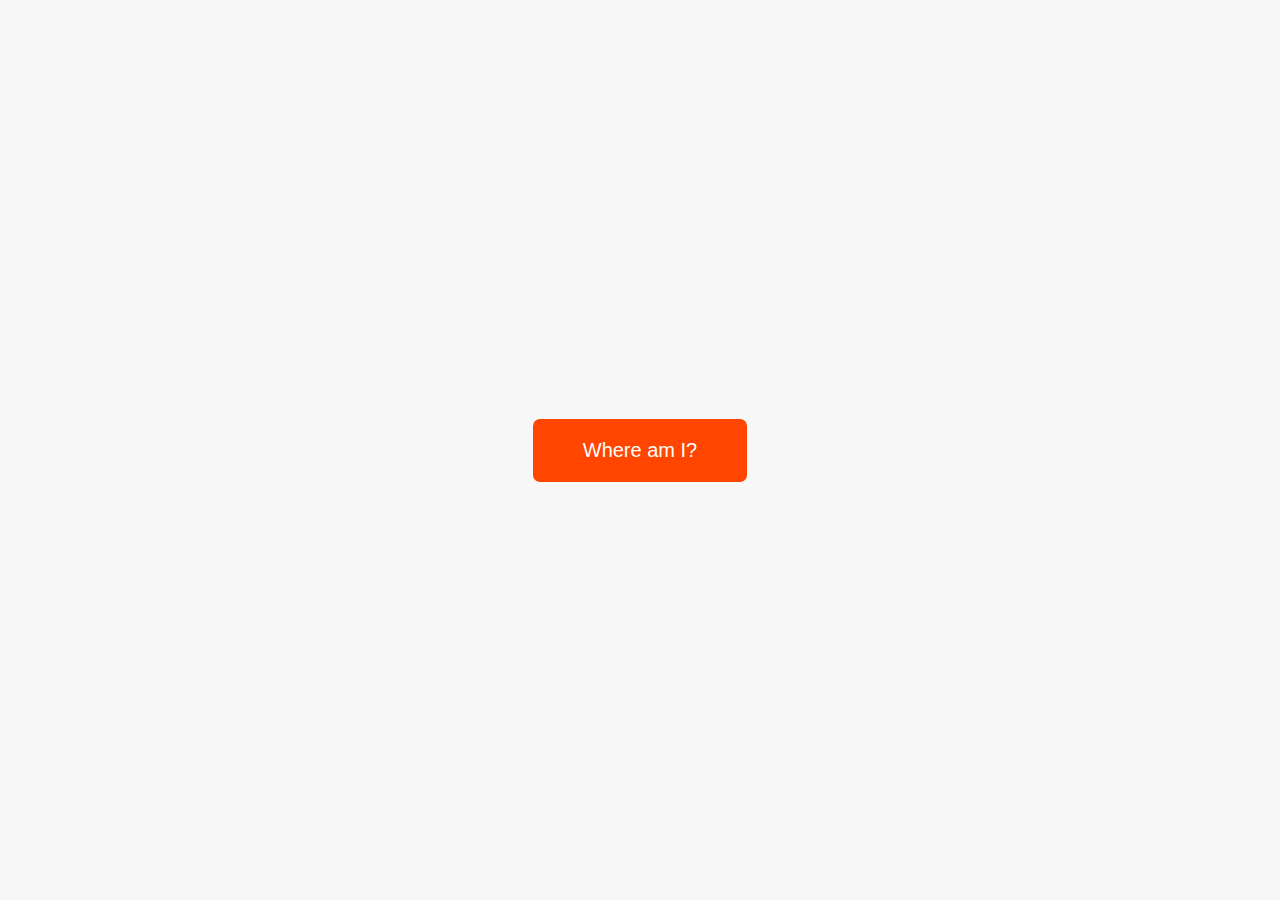
<file: 16-Asynchronous/starter/index.html>
<!DOCTYPE html>
<html lang="en">
  <head>
    <meta charset="UTF-8" />
    <meta name="viewport" content="width=device-width, initial-scale=1.0" />
    <meta http-equiv="X-UA-Compatible" content="ie=edge" />
    <link rel="stylesheet" href="style.css" />
    <script defer src="script.js"></script>
    <title>Asynchronous JavaScript</title>
  </head>
  <body>
    <main class="container">
      <div class="countries">
        <!--
        <article class="country">
          <img class="country__img" src="" />
          <div class="country__data">
            <h3 class="country__name">COUNTRY</h3>
            <h4 class="country__region">REGION</h4>
            <p class="country__row"><span>👫</span>POP people</p>
            <p class="country__row"><span>🗣️</span>LANG</p>
            <p class="country__row"><span>💰</span>CUR</p>
          </div>
        </article>
        -->
      </div>
      <button class="btn-country">Where am I?</button>
      <div class="images"></div>
    </main>
  </body>
</html>
</file>
<file: 05-Guess-My-Number/starter/style.css>
@import url('https://fonts.googleapis.com/css?family=Press+Start+2P&display=swap');

* {
  margin: 0;
  padding: 0;
  box-sizing: inherit;
}

html {
  font-size: 62.5%;
  box-sizing: border-box;
}

body {
  font-family: 'Press Start 2P', sans-serif;
  color: #eee;
  background-color: #222;
  /* background-color: #60b347; */
}

/* LAYOUT */
header {
  position: relative;
  height: 35vh;
  border-bottom: 7px solid #eee;
}

main {
  height: 65vh;
  color: #eee;
  display: flex;
  align-items: center;
  justify-content: space-around;
}

.left {
  width: 52rem;
  display: flex;
  flex-direction: column;
  align-items: center;
}

.right {
  width: 52rem;
  font-size: 2rem;
}

/* ELEMENTS STYLE */
h1 {
  font-size: 4rem;
  text-align: center;
  position: absolute;
  width: 100%;
  top: 52%;
  left: 50%;
  transform: translate(-50%, -50%);
}

.number {
  background: #eee;
  color: #333;
  font-size: 6rem;
  width: 15rem;
  padding: 3rem 0rem;
  text-align: center;
  position: absolute;
  bottom: 0;
  left: 50%;
  transform: translate(-50%, 50%);
}

.between {
  font-size: 1.4rem;
  position: absolute;
  top: 2rem;
  right: 2rem;
}

.again {
  position: absolute;
  top: 2rem;
  left: 2rem;
}

.guess {
  background: none;
  border: 4px solid #eee;
  font-family: inherit;
  color: inherit;
  font-size: 5rem;
  padding: 2.5rem;
  width: 25rem;
  text-align: center;
  display: block;
  margin-bottom: 3rem;
}

.btn {
  border: none;
  background-color: #eee;
  color: #222;
  font-size: 2rem;
  font-family: inherit;
  padding: 2rem 3rem;
  cursor: pointer;
}

.btn:hover {
  background-color: #ccc;
}

.message {
  margin-bottom: 8rem;
  height: 3rem;
}

.label-score {
  margin-bottom: 2rem;
}
</file>
<file: 06-Modal/starter/style.css>
* {
  margin: 0;
  padding: 0;
  box-sizing: inherit;
}

html {
  font-size: 62.5%;
  box-sizing: border-box;
}

body {
  font-family: sans-serif;
  color: #333;
  line-height: 1.5;
  height: 100vh;
  position: relative;
  display: flex;
  align-items: flex-start;
  justify-content: center;
  background: linear-gradient(to top left, #28b487, #7dd56f);
}

.show-modal {
  font-size: 2rem;
  font-weight: 600;
  padding: 1.75rem 3.5rem;
  margin: 5rem 2rem;
  border: none;
  background-color: #fff;
  color: #444;
  border-radius: 10rem;
  cursor: pointer;
}

.close-modal {
  position: absolute;
  top: 1.2rem;
  right: 2rem;
  font-size: 5rem;
  color: #333;
  cursor: pointer;
  border: none;
  background: none;
}

h1 {
  font-size: 2.5rem;
  margin-bottom: 2rem;
}

p {
  font-size: 1.8rem;
}

/* -------------------------- */
/* CLASSES TO MAKE MODAL WORK */
.hidden {
  display: none;
}

.modal {
  position: absolute;
  top: 50%;
  left: 50%;
  transform: translate(-50%, -50%);
  width: 70%;

  background-color: white;
  padding: 6rem;
  border-radius: 5px;
  box-shadow: 0 3rem 5rem rgba(0, 0, 0, 0.3);
  z-index: 10;
}

.overlay {
  position: absolute;
  top: 0;
  left: 0;
  width: 100%;
  height: 100%;
  background-color: rgba(0, 0, 0, 0.6);
  backdrop-filter: blur(3px);
  z-index: 5;
}
</file>
<file: 07-Pig-Game/starter/style.css>
@import url('https://fonts.googleapis.com/css2?family=Nunito&display=swap');

* {
  margin: 0;
  padding: 0;
  box-sizing: inherit;
}

html {
  font-size: 62.5%;
  box-sizing: border-box;
}

body {
  font-family: 'Nunito', sans-serif;
  font-weight: 400;
  height: 100vh;
  color: #333;
  background-image: linear-gradient(to top left, #753682 0%, #bf2e34 100%);
  display: flex;
  align-items: center;
  justify-content: center;
}

/* LAYOUT */
main {
  position: relative;
  width: 100rem;
  height: 60rem;
  background-color: rgba(255, 255, 255, 0.35);
  backdrop-filter: blur(200px);
  filter: blur();
  box-shadow: 0 3rem 5rem rgba(0, 0, 0, 0.25);
  border-radius: 9px;
  overflow: hidden;
  display: flex;
}

.player {
  flex: 50%;
  padding: 9rem;
  display: flex;
  flex-direction: column;
  align-items: center;
  transition: all 0.75s;
}

/* ELEMENTS */
.name {
  position: relative;
  font-size: 4rem;
  text-transform: uppercase;
  letter-spacing: 1px;
  word-spacing: 2px;
  font-weight: 300;
  margin-bottom: 1rem;
}

.score {
  font-size: 8rem;
  font-weight: 300;
  color: #c7365f;
  margin-bottom: auto;
}

.player--active {
  background-color: rgba(255, 255, 255, 0.4);
}
.player--active .name {
  font-weight: 700;
}
.player--active .score {
  font-weight: 400;
}

.player--active .current {
  opacity: 1;
}

.current {
  background-color: #c7365f;
  opacity: 0.8;
  border-radius: 9px;
  color: #fff;
  width: 65%;
  padding: 2rem;
  text-align: center;
  transition: all 0.75s;
}

.current-label {
  text-transform: uppercase;
  margin-bottom: 1rem;
  font-size: 1.7rem;
  color: #ddd;
}

.current-score {
  font-size: 3.5rem;
}

/* ABSOLUTE POSITIONED ELEMENTS */
.btn {
  position: absolute;
  left: 50%;
  transform: translateX(-50%);
  color: #444;
  background: none;
  border: none;
  font-family: inherit;
  font-size: 1.8rem;
  text-transform: uppercase;
  cursor: pointer;
  font-weight: 400;
  transition: all 0.2s;

  background-color: white;
  background-color: rgba(255, 255, 255, 0.6);
  backdrop-filter: blur(10px);

  padding: 0.7rem 2.5rem;
  border-radius: 50rem;
  box-shadow: 0 1.75rem 3.5rem rgba(0, 0, 0, 0.1);
}

.btn::first-letter {
  font-size: 2.4rem;
  display: inline-block;
  margin-right: 0.7rem;
}

.btn--new {
  top: 4rem;
}
.btn--roll {
  top: 39.3rem;
}
.btn--hold {
  top: 46.1rem;
}

.btn:active {
  transform: translate(-50%, 3px);
  box-shadow: 0 1rem 2rem rgba(0, 0, 0, 0.15);
}

.btn:focus {
  outline: none;
}

.dice {
  position: absolute;
  left: 50%;
  top: 16.5rem;
  transform: translateX(-50%);
  height: 10rem;
  box-shadow: 0 2rem 5rem rgba(0, 0, 0, 0.2);
}

.player--winner {
  background-color: #2f2f2f;
}

.player--winner .name {
  font-weight: 700;
  color: #c7365f;
}

.hidden {
    display: none;
}
</file>
<file: 11-Arrays-Bankist/starter/style.css>
/*
 * Use this CSS to learn some intersting techniques,
 * in case you're wondering how I built the UI.
 * Have fun! 😁
 */

* {
  margin: 0;
  padding: 0;
  box-sizing: inherit;
}

html {
  font-size: 62.5%;
  box-sizing: border-box;
}

body {
  font-family: "Poppins", sans-serif;
  color: #444;
  background-color: #f3f3f3;
  height: 100vh;
  padding: 2rem;
}

nav {
  display: flex;
  justify-content: space-between;
  align-items: center;
  padding: 0 2rem;
  /* margin-top: 10px; */
}

.welcome {
  font-size: 1.9rem;
  font-weight: 500;
}

.logo {
  height: 5.25rem;
}

.login {
  display: flex;
}

.login__input {
  border: none;
  padding: 0.5rem 2rem;
  font-size: 1.6rem;
  font-family: inherit;
  text-align: center;
  width: 12rem;
  border-radius: 10rem;
  margin-right: 1rem;
  color: inherit;
  border: 1px solid #fff;
  transition: all 0.3s;
}

.login__input:focus {
  outline: none;
  border: 1px solid #ccc;
}

.login__input::placeholder {
  color: #bbb;
}

.login__btn {
  border: none;
  background: none;
  font-size: 2.2rem;
  color: inherit;
  cursor: pointer;
  transition: all 0.3s;
}

.login__btn:hover,
.login__btn:focus,
.btn--sort:hover,
.btn--sort:focus {
  outline: none;
  color: #777;
}

/* MAIN */
.app {
  position: relative;
  max-width: 100rem;
  margin: 4rem auto;
  display: grid;
  grid-template-columns: 4fr 3fr;
  grid-template-rows: auto repeat(3, 15rem) auto;
  gap: 2rem;

  /* NOTE This creates the fade in/out anumation */
  opacity: 0;
  transition: all 1s;
  height: 95vh;
}

.balance {
  grid-column: 1 / span 2;
  display: flex;
  align-items: flex-end;
  justify-content: space-between;
  margin-bottom: 2rem;
}

.balance__label {
  font-size: 2.2rem;
  font-weight: 500;
  margin-bottom: -0.2rem;
}

.balance__date {
  font-size: 1.4rem;
  color: #888;
}

.balance__value {
  font-size: 4.5rem;
  font-weight: 400;
}

/* MOVEMENTS */
.movements {
  grid-row: 2 / span 3;
  background-color: #fff;
  border-radius: 1rem;
  overflow: scroll;
}

.movements__row {
  padding: 2.25rem 4rem;
  display: flex;
  align-items: center;
  border-bottom: 1px solid #eee;
}

.movements__type {
  font-size: 1.1rem;
  text-transform: uppercase;
  font-weight: 500;
  color: #fff;
  padding: 0.1rem 1rem;
  border-radius: 10rem;
  margin-right: 2rem;
}

.movements__date {
  font-size: 1.1rem;
  text-transform: uppercase;
  font-weight: 500;
  color: #666;
}

.movements__type--deposit {
  background-image: linear-gradient(to top left, #39b385, #9be15d);
}

.movements__type--withdrawal {
  background-image: linear-gradient(to top left, #e52a5a, #ff585f);
}

.movements__value {
  font-size: 1.7rem;
  margin-left: auto;
}

/* SUMMARY */
.summary {
  grid-row: 5 / 6;
  display: flex;
  align-items: baseline;
  padding: 0 0.3rem;
  margin-top: 1rem;
}

.summary__label {
  font-size: 1.2rem;
  font-weight: 500;
  text-transform: uppercase;
  margin-right: 0.8rem;
}

.summary__value {
  font-size: 2.2rem;
  margin-right: 2.5rem;
}

.summary__value--in,
.summary__value--interest {
  color: #66c873;
}

.summary__value--out {
  color: #f5465d;
}

.btn--sort {
  margin-left: auto;
  border: none;
  background: none;
  font-size: 1.3rem;
  font-weight: 500;
  cursor: pointer;
}

/* OPERATIONS */
.operation {
  border-radius: 1rem;
  padding: 3rem 4rem;
  color: #333;
}

.operation--transfer {
  background-image: linear-gradient(to top left, #ffb003, #ffcb03);
}

.operation--loan {
  background-image: linear-gradient(to top left, #39b385, #9be15d);
}

.operation--close {
  background-image: linear-gradient(to top left, #e52a5a, #ff585f);
}

h2 {
  margin-bottom: 1.5rem;
  font-size: 1.7rem;
  font-weight: 600;
  color: #333;
}

.form {
  display: grid;
  grid-template-columns: 2.5fr 2.5fr 1fr;
  grid-template-rows: auto auto;
  gap: 0.4rem 1rem;
}

/* Exceptions for interst */
.form.form--loan {
  grid-template-columns: 2.5fr 1fr 2.5fr;
}
.form__label--loan {
  grid-row: 2;
}
/* End exceptions */

.form__input {
  width: 100%;
  border: none;
  background-color: rgba(255, 255, 255, 0.4);
  font-family: inherit;
  font-size: 1.5rem;
  text-align: center;
  color: #333;
  padding: 0.3rem 1rem;
  border-radius: 0.7rem;
  transition: all 0.3s;
}

.form__input:focus {
  outline: none;
  background-color: rgba(255, 255, 255, 0.6);
}

.form__label {
  font-size: 1.3rem;
  text-align: center;
}

.form__btn {
  border: none;
  border-radius: 0.7rem;
  font-size: 1.8rem;
  background-color: #fff;
  cursor: pointer;
  transition: all 0.3s;
}

.form__btn:focus {
  outline: none;
  background-color: rgba(255, 255, 255, 0.8);
}

.logout-timer {
  padding: 0 0.3rem;
  margin-top: 1.9rem;
  text-align: right;
  font-size: 1.25rem;
}

.timer {
  font-weight: 600;
 }
</file>
<file: 12-Numbers-Dates-Timers-Bankist/starter/style.css>
/*
 * Use this CSS to learn some intersting techniques,
 * in case you're wondering how I built the UI.
 * Have fun! 😁
 */

* {
  margin: 0;
  padding: 0;
  box-sizing: inherit;
}

html {
  font-size: 62.5%;
  box-sizing: border-box;
}

body {
  font-family: 'Poppins', sans-serif;
  color: #444;
  background-color: #f3f3f3;
  height: 100vh;
  padding: 2rem;
}

nav {
  display: flex;
  justify-content: space-between;
  align-items: center;
  padding: 0 2rem;
}

.welcome {
  font-size: 1.9rem;
  font-weight: 500;
}

.logo {
  height: 5.25rem;
}

.login {
  display: flex;
}

.login__input {
  border: none;
  padding: 0.5rem 2rem;
  font-size: 1.6rem;
  font-family: inherit;
  text-align: center;
  width: 12rem;
  border-radius: 10rem;
  margin-right: 1rem;
  color: inherit;
  border: 1px solid #fff;
  transition: all 0.3s;
}

.login__input:focus {
  outline: none;
  border: 1px solid #ccc;
}

.login__input::placeholder {
  color: #bbb;
}

.login__btn {
  border: none;
  background: none;
  font-size: 2.2rem;
  color: inherit;
  cursor: pointer;
  transition: all 0.3s;
}

.login__btn:hover,
.login__btn:focus,
.btn--sort:hover,
.btn--sort:focus {
  outline: none;
  color: #777;
}

/* MAIN */
.app {
  position: relative;
  max-width: 100rem;
  margin: 2rem auto;
  display: grid;
  grid-template-columns: 4fr 3fr;
  grid-template-rows: auto repeat(3, 15rem) auto;
  gap: 2rem;

  /* NOTE This creates the fade in/out anumation */
  opacity: 0;
  transition: all 1s;
  /* height: 70vh; */
}

.balance {
  grid-column: 1 / span 2;
  display: flex;
  align-items: flex-end;
  justify-content: space-between;
  margin-bottom: 2rem;
}

.balance__label {
  font-size: 2.2rem;
  font-weight: 500;
  margin-bottom: -0.2rem;
}

.balance__date {
  font-size: 1.4rem;
  color: #888;
}

.balance__value {
  font-size: 4.5rem;
  font-weight: 400;
}

/* MOVEMENTS */
.movements {
  grid-row: 2 / span 3;
  background-color: #fff;
  border-radius: 1rem;
  overflow: scroll;
}

.movements__row {
  padding: 2.25rem 4rem;
  display: flex;
  align-items: center;
  border-bottom: 1px solid #eee;
}

.movements__type {
  font-size: 1.1rem;
  text-transform: uppercase;
  font-weight: 500;
  color: #fff;
  padding: 0.1rem 1rem;
  border-radius: 10rem;
  margin-right: 2rem;
}

.movements__date {
  font-size: 1.1rem;
  text-transform: uppercase;
  font-weight: 500;
  color: #666;
}

.movements__type--deposit {
  background-image: linear-gradient(to top left, #39b385, #9be15d);
}

.movements__type--withdrawal {
  background-image: linear-gradient(to top left, #e52a5a, #ff585f);
}

.movements__value {
  font-size: 1.7rem;
  margin-left: auto;
}

/* SUMMARY */
.summary {
  grid-row: 5 / 6;
  display: flex;
  align-items: baseline;
  padding: 0 0.3rem;
  margin: 1rem 0;
}

.summary__label {
  font-size: 1.2rem;
  font-weight: 500;
  text-transform: uppercase;
  margin-right: 0.8rem;
}

.summary__value {
  font-size: 2.2rem;
  margin-right: 2.5rem;
}

.summary__value--in,
.summary__value--interest {
  color: #66c873;
}

.summary__value--out {
  color: #f5465d;
}

.btn--sort {
  margin-left: auto;
  border: none;
  background: none;
  font-size: 1.3rem;
  font-weight: 500;
  cursor: pointer;
}

/* OPERATIONS */
.operation {
  border-radius: 1rem;
  padding: 3rem 4rem;
  color: #333;
}

.operation--transfer {
  background-image: linear-gradient(to top left, #ffb003, #ffcb03);
}

.operation--loan {
  background-image: linear-gradient(to top left, #39b385, #9be15d);
}

.operation--close {
  background-image: linear-gradient(to top left, #e52a5a, #ff585f);
}

h2 {
  margin-bottom: 1.5rem;
  font-size: 1.7rem;
  font-weight: 600;
  color: #333;
}

.form {
  display: grid;
  grid-template-columns: 2.5fr 2.5fr 1fr;
  grid-template-rows: auto auto;
  gap: 0.4rem 1rem;
}

/* Exceptions for interst */
.form.form--loan {
  grid-template-columns: 2.5fr 1fr 2.5fr;
}
.form__label--loan {
  grid-row: 2;
}
/* End exceptions */

.form__input {
  width: 100%;
  border: none;
  background-color: rgba(255, 255, 255, 0.4);
  font-family: inherit;
  font-size: 1.5rem;
  text-align: center;
  color: #333;
  padding: 0.3rem 1rem;
  border-radius: 0.7rem;
  transition: all 0.3s;
}

.form__input:focus {
  outline: none;
  background-color: rgba(255, 255, 255, 0.6);
}

.form__label {
  font-size: 1.3rem;
  text-align: center;
}

.form__btn {
  border: none;
  border-radius: 0.7rem;
  font-size: 1.8rem;
  background-color: #fff;
  cursor: pointer;
  transition: all 0.3s;
}

.form__btn:focus {
  outline: none;
  background-color: rgba(255, 255, 255, 0.8);
}

.logout-timer {
  padding: 0 0.3rem;
  margin-top: 1.9rem;
  text-align: right;
  font-size: 1.25rem;
}

.timer {
  font-weight: 600;
}
</file>
<file: 13-Advanced-DOM-Bankist/starter/style.css>
/* The page is NOT responsive. You can implement responsiveness yourself if you wanna have some fun 😃 */

:root {
  --color-primary: #5ec576;
  --color-secondary: #ffcb03;
  --color-tertiary: #ff585f;
  --color-primary-darker: #4bbb7d;
  --color-secondary-darker: #ffbb00;
  --color-tertiary-darker: #fd424b;
  --color-primary-opacity: #5ec5763a;
  --color-secondary-opacity: #ffcd0331;
  --color-tertiary-opacity: #ff58602d;
  --gradient-primary: linear-gradient(to top left, #39b385, #9be15d);
  --gradient-secondary: linear-gradient(to top left, #ffb003, #ffcb03);
}

* {
  margin: 0;
  padding: 0;
  box-sizing: inherit;
}

html {
  font-size: 62.5%;
  box-sizing: border-box;
}

body {
  font-family: 'Poppins', sans-serif;
  font-weight: 300;
  color: #444;
  line-height: 1.9;
  background-color: #f3f3f3;
}

/* GENERAL ELEMENTS */
.section {
  padding: 15rem 3rem;
  border-top: 1px solid #ddd;

  transition: transform 1s, opacity 1s;
}

.section--hidden {
  opacity: 0;
  transform: translateY(8rem);
}

.section__title {
  max-width: 80rem;
  margin: 0 auto 8rem auto;
}

.section__description {
  font-size: 1.8rem;
  font-weight: 600;
  text-transform: uppercase;
  color: var(--color-primary);
  margin-bottom: 1rem;
}

.section__header {
  font-size: 4rem;
  line-height: 1.3;
  font-weight: 500;
}

.btn {
  display: inline-block;
  background-color: var(--color-primary);
  font-size: 1.6rem;
  font-family: inherit;
  font-weight: 500;
  border: none;
  padding: 1.25rem 4.5rem;
  border-radius: 10rem;
  cursor: pointer;
  transition: all 0.3s;
}

.btn:hover {
  background-color: var(--color-primary-darker);
}

.btn--text {
  display: inline-block;
  background: none;
  font-size: 1.7rem;
  font-family: inherit;
  font-weight: 500;
  color: var(--color-primary);
  border: none;
  border-bottom: 1px solid currentColor;
  padding-bottom: 2px;
  cursor: pointer;
  transition: all 0.3s;
}

p {
  color: #666;
}

/* This is BAD for accessibility! Don't do in the real world! */
button:focus {
  outline: none;
}

img {
  transition: filter 0.5s;
}

.lazy-img {
  filter: blur(20px);
}

/* NAVIGATION */
.nav {
  display: flex;
  justify-content: space-between;
  align-items: center;
  height: 9rem;
  width: 100%;
  padding: 0 6rem;
  z-index: 100;
}

/* nav and stickly class at the same time */
.nav.sticky {
  position: fixed;
  background-color: rgba(255, 255, 255, 0.95);
}

.nav__logo {
  height: 4.5rem;
  transition: all 0.3s;
}

.nav__links {
  display: flex;
  align-items: center;
  list-style: none;
}

.nav__item {
  margin-left: 4rem;
}

.nav__link:link,
.nav__link:visited {
  font-size: 1.7rem;
  font-weight: 400;
  color: inherit;
  text-decoration: none;
  display: block;
  transition: all 0.3s;
}

.nav__link--btn:link,
.nav__link--btn:visited {
  padding: 0.8rem 2.5rem;
  border-radius: 3rem;
  background-color: var(--color-primary);
  color: #222;
}

.nav__link--btn:hover,
.nav__link--btn:active {
  color: inherit;
  background-color: var(--color-primary-darker);
  color: #333;
}

/* HEADER */
.header {
  padding: 0 3rem;
  height: 100vh;
  display: flex;
  flex-direction: column;
  align-items: center;
}

.header__title {
  flex: 1;

  max-width: 115rem;
  display: grid;
  grid-template-columns: 3fr 2fr;
  row-gap: 3rem;
  align-content: center;
  justify-content: center;

  align-items: start;
  justify-items: start;
}

h1 {
  font-size: 5.5rem;
  line-height: 1.35;
}

h4 {
  font-size: 2.4rem;
  font-weight: 500;
}

.header__img {
  width: 100%;
  grid-column: 2 / 3;
  grid-row: 1 / span 4;
  transform: translateY(-6rem);
}

.highlight {
  position: relative;
}

.highlight::after {
  display: block;
  content: '';
  position: absolute;
  bottom: 0;
  left: 0;
  height: 100%;
  width: 100%;
  z-index: -1;
  opacity: 0.7;
  transform: scale(1.07, 1.05) skewX(-15deg);
  background-image: var(--gradient-primary);
}

/* FEATURES */
.features {
  display: grid;
  grid-template-columns: 1fr 1fr;
  gap: 4rem;
  margin: 0 12rem;
}

.features__img {
  width: 100%;
}

.features__feature {
  align-self: center;
  justify-self: center;
  width: 70%;
  font-size: 1.5rem;
}

.features__icon {
  display: flex;
  align-items: center;
  justify-content: center;
  background-color: var(--color-primary-opacity);
  height: 5.5rem;
  width: 5.5rem;
  border-radius: 50%;
  margin-bottom: 2rem;
}

.features__icon svg {
  height: 2.5rem;
  width: 2.5rem;
  fill: var(--color-primary);
}

.features__header {
  font-size: 2rem;
  margin-bottom: 1rem;
}

/* OPERATIONS */
.operations {
  max-width: 100rem;
  margin: 12rem auto 0 auto;

  background-color: #fff;
}

.operations__tab-container {
  display: flex;
  justify-content: center;
}

.operations__tab {
  margin-right: 2.5rem;
  transform: translateY(-50%);
}

.operations__tab span {
  margin-right: 1rem;
  font-weight: 600;
  display: inline-block;
}

.operations__tab--1 {
  background-color: var(--color-secondary);
}

.operations__tab--1:hover {
  background-color: var(--color-secondary-darker);
}

.operations__tab--3 {
  background-color: var(--color-tertiary);
  margin: 0;
}

.operations__tab--3:hover {
  background-color: var(--color-tertiary-darker);
}

.operations__tab--active {
  transform: translateY(-66%);
}

.operations__content {
  display: none;

  /* JUST PRESENTATIONAL */
  font-size: 1.7rem;
  padding: 2.5rem 7rem 6.5rem 7rem;
}

.operations__content--active {
  display: grid;
  grid-template-columns: 7rem 1fr;
  column-gap: 3rem;
  row-gap: 0.5rem;
}

.operations__header {
  font-size: 2.25rem;
  font-weight: 500;
  align-self: center;
}

.operations__icon {
  display: flex;
  align-items: center;
  justify-content: center;
  height: 7rem;
  width: 7rem;
  border-radius: 50%;
}

.operations__icon svg {
  height: 2.75rem;
  width: 2.75rem;
}

.operations__content p {
  grid-column: 2;
}

.operations__icon--1 {
  background-color: var(--color-secondary-opacity);
}
.operations__icon--2 {
  background-color: var(--color-primary-opacity);
}
.operations__icon--3 {
  background-color: var(--color-tertiary-opacity);
}
.operations__icon--1 svg {
  fill: var(--color-secondary-darker);
}
.operations__icon--2 svg {
  fill: var(--color-primary);
}
.operations__icon--3 svg {
  fill: var(--color-tertiary);
}

/* SLIDER */
.slider {
  max-width: 100rem;
  height: 50rem;
  margin: 0 auto;
  position: relative;

  /* IN THE END */
  overflow: hidden;
}

.slide {
  position: absolute;
  top: 0;
  width: 100%;
  height: 50rem;

  display: flex;
  align-items: center;
  justify-content: center;

  /* THIS creates the animation! */
  transition: transform 1s;
}

.slide > img {
  /* Only for images that have different size than slide */
  width: 100%;
  height: 100%;
  object-fit: cover;
}

.slider__btn {
  position: absolute;
  top: 50%;
  z-index: 10;

  border: none;
  background: rgba(255, 255, 255, 0.7);
  font-family: inherit;
  color: #333;
  border-radius: 50%;
  height: 5.5rem;
  width: 5.5rem;
  font-size: 3.25rem;
  cursor: pointer;
}

.slider__btn--left {
  left: 6%;
  transform: translate(-50%, -50%);
}

.slider__btn--right {
  right: 6%;
  transform: translate(50%, -50%);
}

.dots {
  position: absolute;
  bottom: 5%;
  left: 50%;
  transform: translateX(-50%);
  display: flex;
}

.dots__dot {
  border: none;
  background-color: #b9b9b9;
  opacity: 0.7;
  height: 1rem;
  width: 1rem;
  border-radius: 50%;
  margin-right: 1.75rem;
  cursor: pointer;
  transition: all 0.5s;

  /* Only necessary when overlying images */
  /* box-shadow: 0 0.6rem 1.5rem rgba(0, 0, 0, 0.7); */
}

.dots__dot:last-child {
  margin: 0;
}

.dots__dot--active {
  /* background-color: #fff; */
  background-color: #888;
  opacity: 1;
}

/* TESTIMONIALS */
.testimonial {
  width: 65%;
  position: relative;
}

.testimonial::before {
  content: '\201C';
  position: absolute;
  top: -5.7rem;
  left: -6.8rem;
  line-height: 1;
  font-size: 20rem;
  font-family: inherit;
  color: var(--color-primary);
  z-index: -1;
}

.testimonial__header {
  font-size: 2.25rem;
  font-weight: 500;
  margin-bottom: 1.5rem;
}

.testimonial__text {
  font-size: 1.7rem;
  margin-bottom: 3.5rem;
  color: #666;
}

.testimonial__author {
  margin-left: 3rem;
  font-style: normal;

  display: grid;
  grid-template-columns: 6.5rem 1fr;
  column-gap: 2rem;
}

.testimonial__photo {
  grid-row: 1 / span 2;
  width: 6.5rem;
  border-radius: 50%;
}

.testimonial__name {
  font-size: 1.7rem;
  font-weight: 500;
  align-self: end;
  margin: 0;
}

.testimonial__location {
  font-size: 1.5rem;
}

.section__title--testimonials {
  margin-bottom: 4rem;
}

/* SIGNUP */
.section--sign-up {
  background-color: #37383d;
  border-top: none;
  border-bottom: 1px solid #444;
  text-align: center;
  padding: 10rem 3rem;
}

.section--sign-up .section__header {
  color: #fff;
  text-align: center;
}

.section--sign-up .section__title {
  margin-bottom: 6rem;
}

.section--sign-up .btn {
  font-size: 1.9rem;
  padding: 2rem 5rem;
}

/* FOOTER */
.footer {
  padding: 10rem 3rem;
  background-color: #37383d;
}

.footer__nav {
  list-style: none;
  display: flex;
  justify-content: center;
  margin-bottom: 5rem;
}

.footer__item {
  margin-right: 4rem;
}

.footer__link {
  font-size: 1.6rem;
  color: #eee;
  text-decoration: none;
}

.footer__logo {
  height: 5rem;
  display: block;
  margin: 0 auto;
  margin-bottom: 5rem;
}

.footer__copyright {
  font-size: 1.4rem;
  color: #aaa;
  text-align: center;
}

.footer__copyright .footer__link {
  font-size: 1.4rem;
}

/* MODAL WINDOW */
.modal {
  position: fixed;
  top: 50%;
  left: 50%;
  transform: translate(-50%, -50%);
  max-width: 60rem;
  background-color: #f3f3f3;
  padding: 5rem 6rem;
  box-shadow: 0 4rem 6rem rgba(0, 0, 0, 0.3);
  z-index: 1000;
  transition: all 0.5s;
}

.overlay {
  position: fixed;
  top: 0;
  left: 0;
  width: 100%;
  height: 100%;
  background-color: rgba(0, 0, 0, 0.5);
  backdrop-filter: blur(4px);
  z-index: 100;
  transition: all 0.5s;
}

.modal__header {
  font-size: 3.25rem;
  margin-bottom: 4.5rem;
  line-height: 1.5;
}

.modal__form {
  margin: 0 3rem;
  display: grid;
  grid-template-columns: 1fr 2fr;
  align-items: center;
  gap: 2.5rem;
}

.modal__form label {
  font-size: 1.7rem;
  font-weight: 500;
}

.modal__form input {
  font-size: 1.7rem;
  padding: 1rem 1.5rem;
  border: 1px solid #ddd;
  border-radius: 0.5rem;
}

.modal__form button {
  grid-column: 1 / span 2;
  justify-self: center;
  margin-top: 1rem;
}

.btn--close-modal {
  font-family: inherit;
  color: inherit;
  position: absolute;
  top: 0.5rem;
  right: 2rem;
  font-size: 4rem;
  cursor: pointer;
  border: none;
  background: none;
}

.hidden {
  visibility: hidden;
  opacity: 0;
}

/* COOKIE MESSAGE */
.cookie-message {
  display: flex;
  align-items: center;
  justify-content: space-evenly;
  width: 100%;
  background-color: white;
  color: #bbb;
  font-size: 1.5rem;
  font-weight: 400;
}
</file>
<file: 16-Asynchronous/starter/style.css>
* {
  margin: 0;
  padding: 0;
  box-sizing: inherit;
}

html {
  font-size: 62.5%;
  box-sizing: border-box;
}

body {
  font-family: system-ui;
  color: #555;
  background-color: #f7f7f7;
  min-height: 100vh;

  display: flex;
  align-items: center;
  justify-content: center;
}

.container {
  display: flex;
  flex-flow: column;
  align-items: center;
}

.countries {
  /* margin-bottom: 8rem; */
  display: flex;

  font-size: 2rem;
  opacity: 0;
  transition: opacity 1s;
}

.country {
  background-color: #fff;
  box-shadow: 0 2rem 5rem 1rem rgba(0, 0, 0, 0.1);
  font-size: 1.8rem;
  width: 30rem;
  border-radius: 0.7rem;
  margin: 0 3rem;
  /* overflow: hidden; */
}

.neighbour::before {
  content: 'Neighbour country';
  width: 100%;
  position: absolute;
  top: -4rem;

  text-align: center;
  font-size: 1.8rem;
  font-weight: 600;
  text-transform: uppercase;
  color: #888;
}

.neighbour {
  transform: scale(0.8) translateY(1rem);
  margin-left: 0;
}

.country__img {
  width: 30rem;
  height: 17rem;
  object-fit: cover;
  background-color: #eee;
  border-top-left-radius: 0.7rem;
  border-top-right-radius: 0.7rem;
}

.country__data {
  padding: 2.5rem 3.75rem 3rem 3.75rem;
}

.country__name {
  font-size: 2.7rem;
  margin-bottom: 0.7rem;
}

.country__region {
  font-size: 1.4rem;
  margin-bottom: 2.5rem;
  text-transform: uppercase;
  color: #888;
}

.country__row:not(:last-child) {
  margin-bottom: 1rem;
}

.country__row span {
  display: inline-block;
  margin-right: 2rem;
  font-size: 2.4rem;
}

.btn-country {
  border: none;
  font-size: 2rem;
  padding: 2rem 5rem;
  border-radius: 0.7rem;
  color: white;
  background-color: orangered;
  cursor: pointer;
}

.images {
  display: flex;
}

.images img {
  display: block;
  width: 80rem;
  margin: 4rem;
}

.images img.parallel {
  width: 40rem;
  margin: 2rem;
  border: 3rem solid white;
  box-shadow: 0 2rem 5rem 1rem rgba(0, 0, 0, 0.1);
}
</file>
